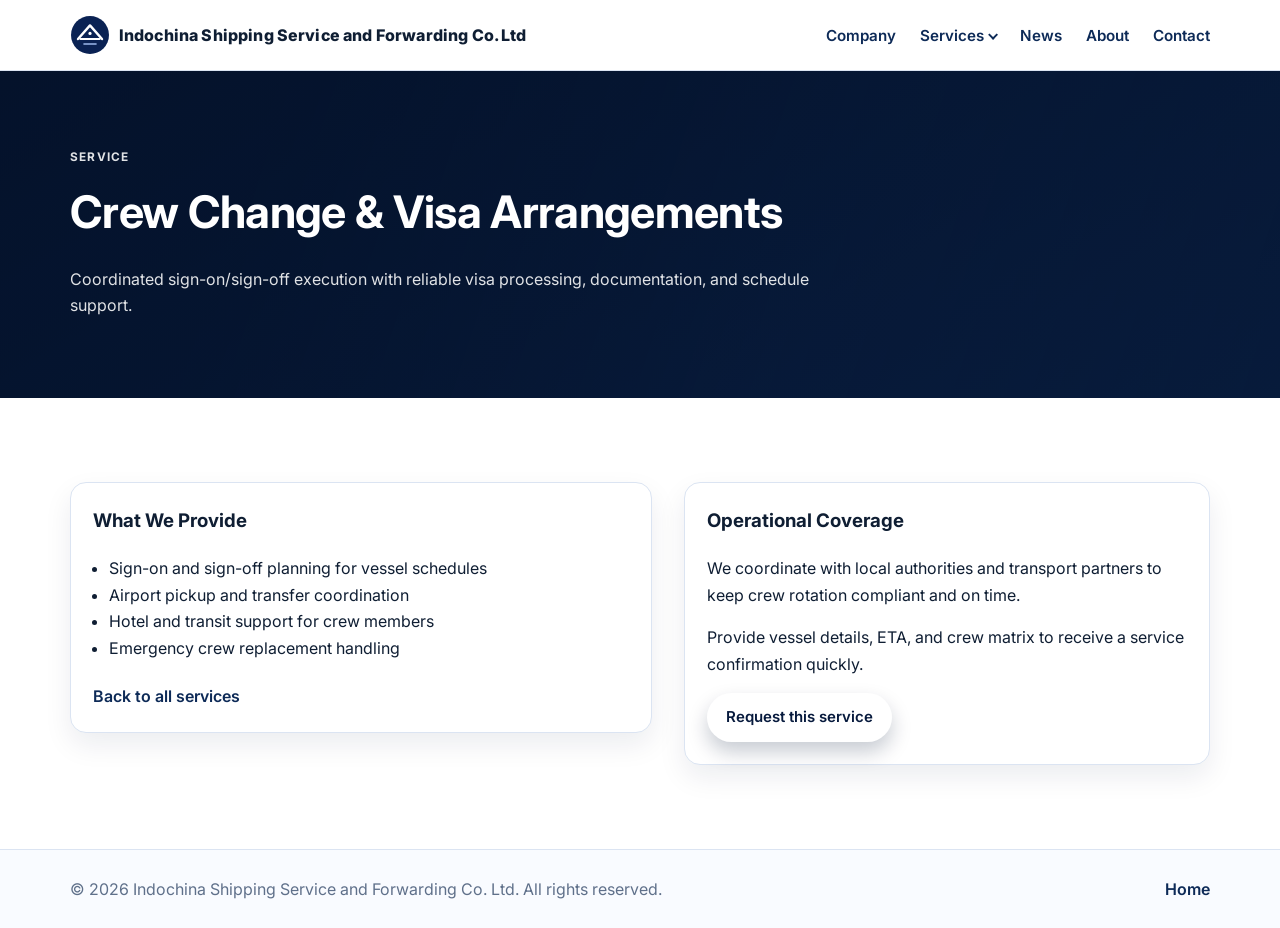
<file: crew-change.html>
<!DOCTYPE html>
<html lang="en">
<head>
  <meta charset="UTF-8">
  <meta name="viewport" content="width=device-width, initial-scale=1.0">
  <meta name="description" content="Indochina Shipping Service and Forwarding Co. Ltd crew change and visa arrangement coordination for planned and emergency rotations.">
  <title>Crew Change & Visa Arrangements | Indochina Shipping Service and Forwarding Co. Ltd</title>
  <link rel="preconnect" href="https://fonts.googleapis.com">
  <link rel="preconnect" href="https://fonts.gstatic.com" crossorigin>
  <link href="https://fonts.googleapis.com/css2?family=Inter:wght@400;500;600;700;800&display=swap" rel="stylesheet">
  <link rel="icon" type="image/svg+xml" href="assets/favicon.svg">
  <link rel="stylesheet" href="styles/main.css">
</head>
<body>
  <header class="site-header">
    <div class="container nav-wrap">
      <a href="index.html" class="brand">
        <img src="assets/logo.svg" alt="Indochina Shipping Service and Forwarding Co. Ltd logo">
        <span>Indochina Shipping Service and Forwarding Co. Ltd</span>
      </a>
      <button id="menu-toggle" class="menu-toggle" aria-label="Toggle menu" aria-expanded="false">Menu</button>
      <nav id="main-nav" class="main-nav" aria-label="Main navigation">
        <a href="index.html#company">Company</a>
        <div class="nav-dropdown">
          <a href="index.html#services" class="nav-dropdown-trigger">Services</a>
          <div class="dropdown-menu" aria-label="Services submenu">
            <a href="logistics-services.html">Shipping Agency for Vessels</a>
            <a href="crew-change.html">Crew Change & Visa Arrangements</a>
            <a href="forwarding-services.html">Spare Parts Delivery & Forwarding</a>
            <a href="dunnage.html">Dunnage Material Supplying</a>
          </div>
        </div>
        <a href="index.html#news">News</a>
        <a href="index.html#about">About</a>
        <a href="index.html#contact">Contact</a>
      </nav>
    </div>
  </header>

  <main>
    <section class="service-page-hero">
      <div class="container">
        <p class="eyebrow">Service</p>
        <h1>Crew Change & Visa Arrangements</h1>
        <p>Coordinated sign-on/sign-off execution with reliable visa processing, documentation, and schedule support.</p>
      </div>
    </section>

    <section class="section">
      <div class="container service-detail-grid">
        <div class="detail-card">
          <h3>What We Provide</h3>
          <ul>
            <li>Sign-on and sign-off planning for vessel schedules</li>
            <li>Airport pickup and transfer coordination</li>
            <li>Hotel and transit support for crew members</li>
            <li>Emergency crew replacement handling</li>
          </ul>
          <a class="service-back-link" href="index.html#services">Back to all services</a>
        </div>
        <div class="detail-card">
          <h3>Operational Coverage</h3>
          <p>We coordinate with local authorities and transport partners to keep crew rotation compliant and on time.</p>
          <p>Provide vessel details, ETA, and crew matrix to receive a service confirmation quickly.</p>
          <a class="btn btn-primary" href="index.html#contact">Request this service</a>
        </div>
      </div>
    </section>
  </main>

  <footer class="site-footer">
    <div class="container footer-wrap">
      <p>&copy; <span id="year"></span> Indochina Shipping Service and Forwarding Co. Ltd. All rights reserved.</p>
      <a href="index.html">Home</a>
    </div>
  </footer>

  <script src="scripts/main.js"></script>
</body>
</html>
</file>
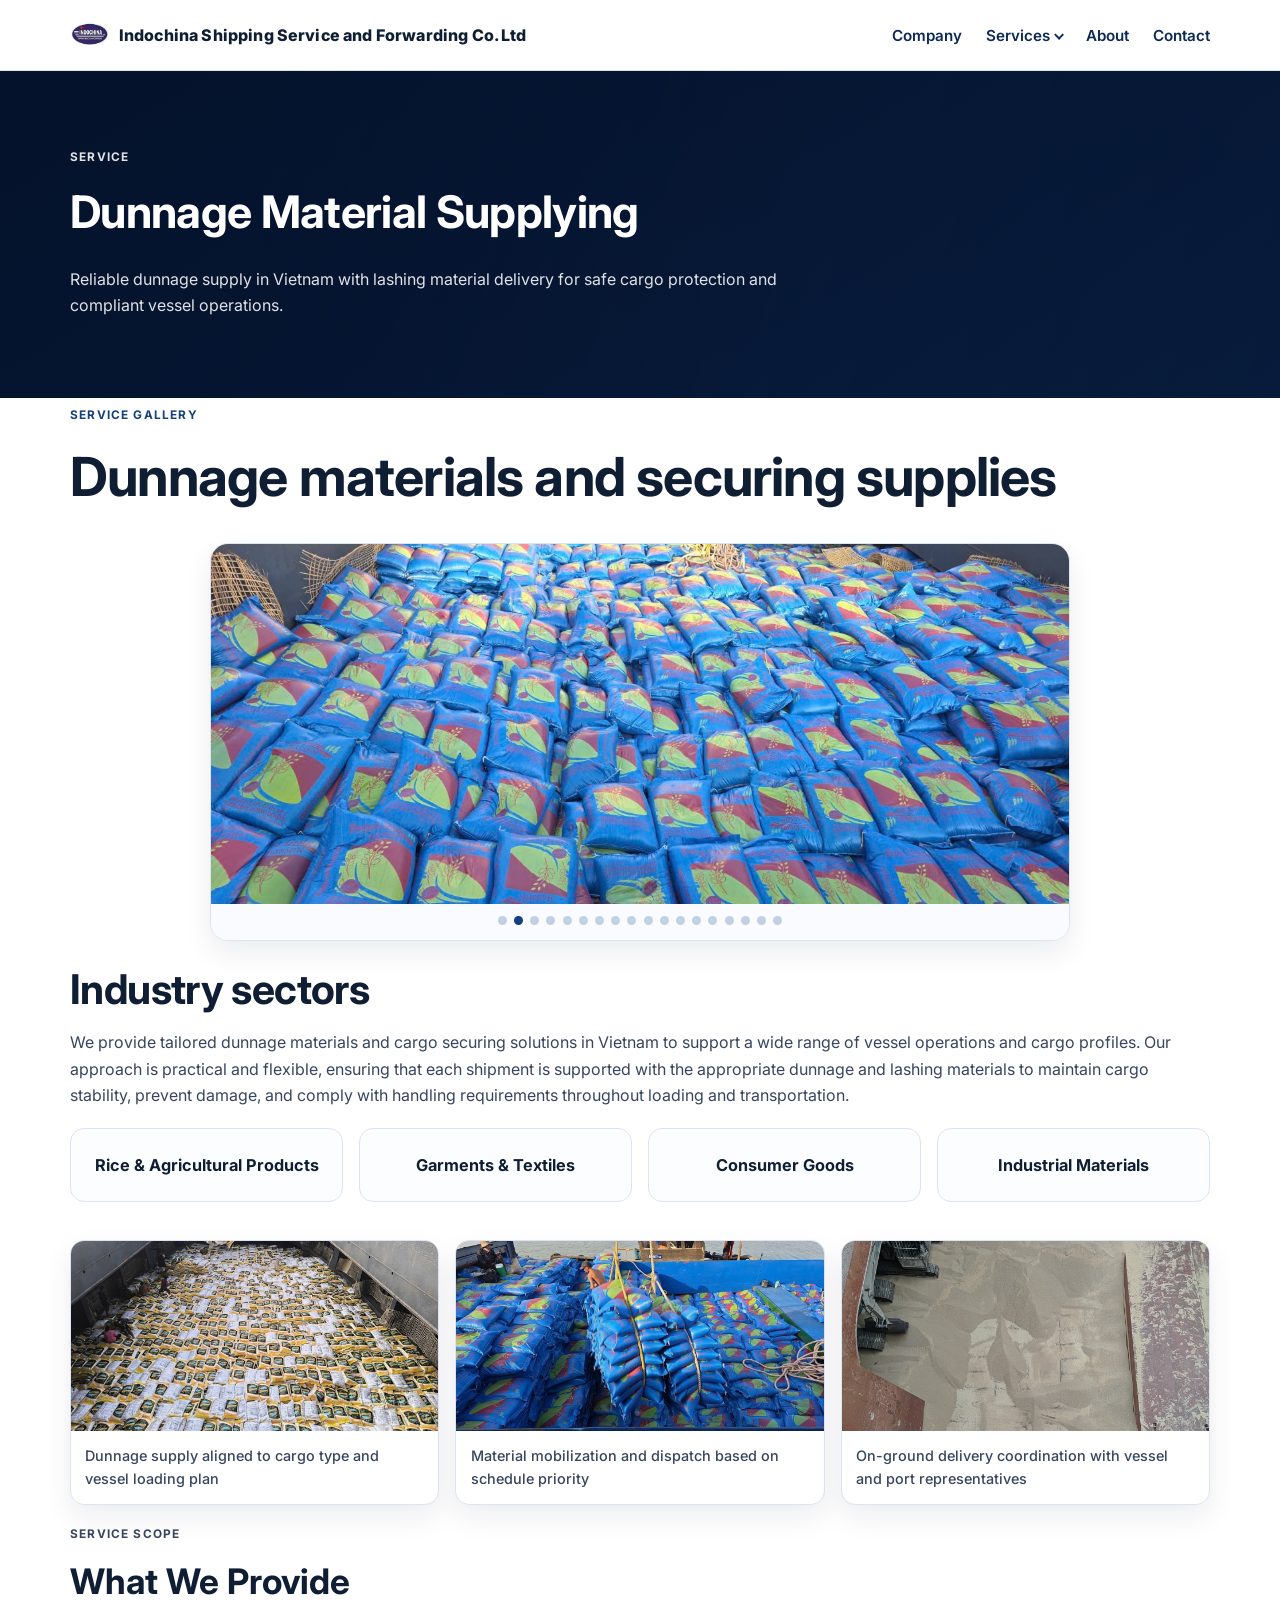
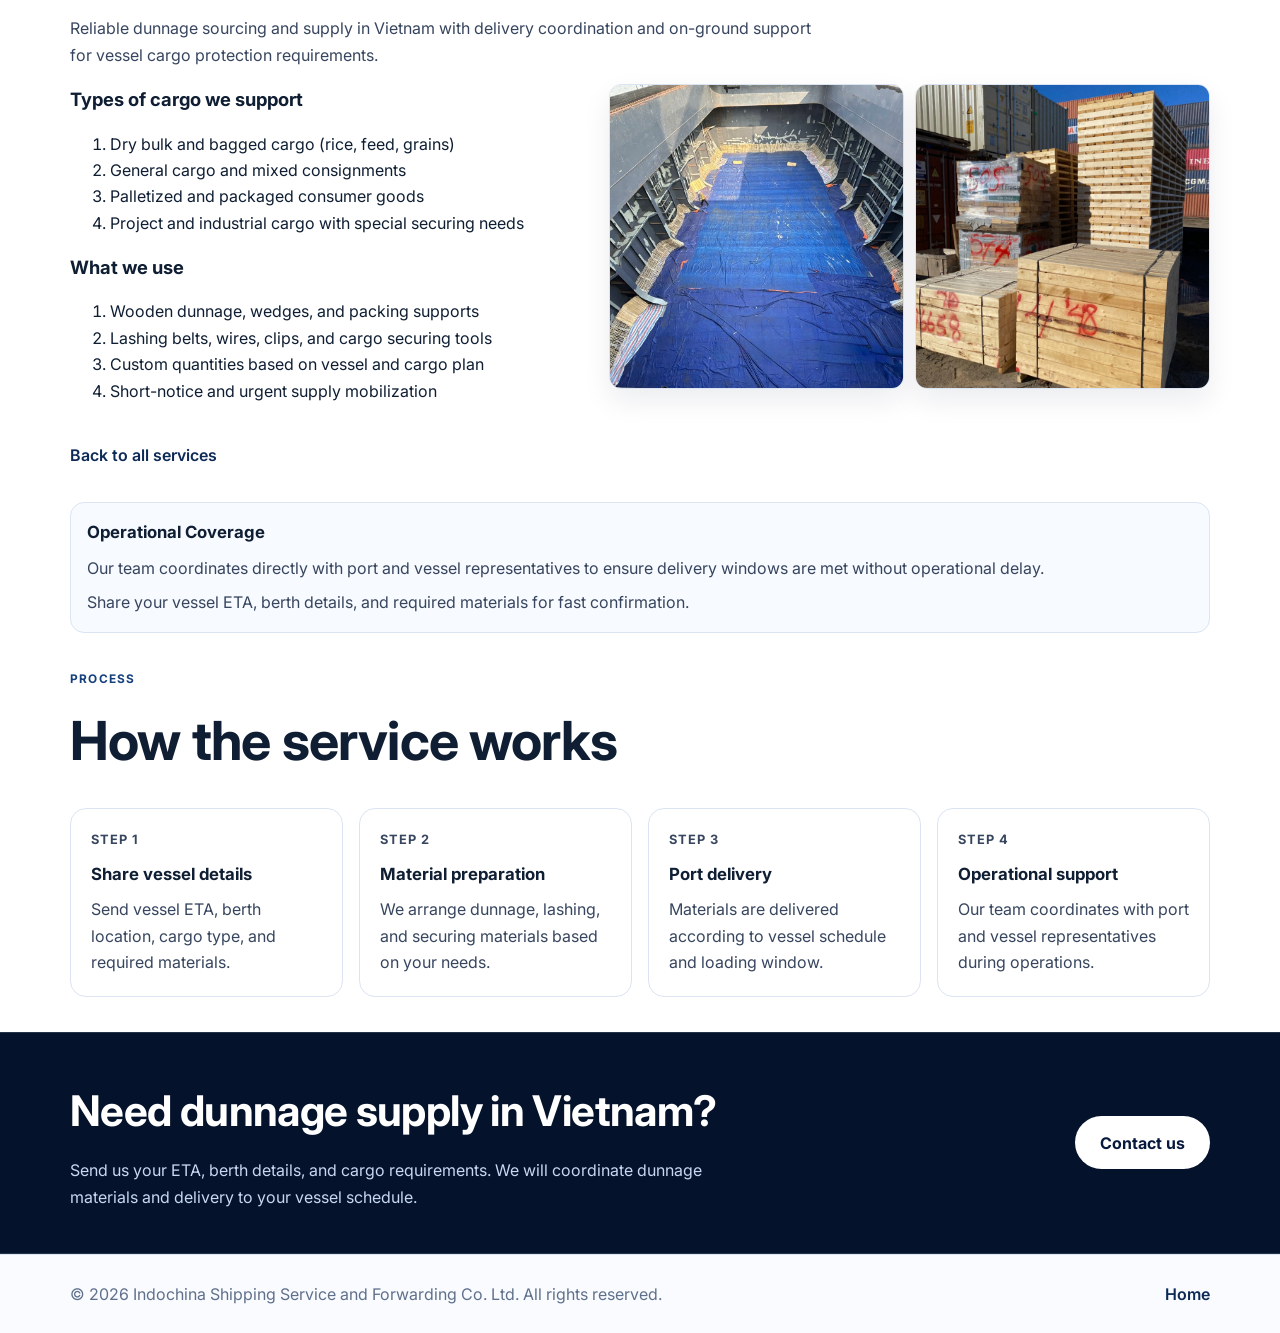
<file: dunnage-material-supplying.html>
<!DOCTYPE html>
<html lang="en">
<head>
  <meta charset="UTF-8">
  <meta name="viewport" content="width=device-width, initial-scale=1.0">
  <meta name="description" content="Dunnage and cargo securing material supply in Vietnam for vessels and terminals. Indochina Shipping Service and Forwarding Co. Ltd delivers wooden dunnage, lashing, and securing materials on vessel schedule.">
  <meta name="keywords" content="dunnage Vietnam, dunnage supply Vietnam, vessel dunnage materials, cargo securing Vietnam, marine dunnage Ho Chi Minh, wooden dunnage Vietnam, lashing materials Vietnam, dunnage for ships Vietnam">
  <title>Dunnage Material Supplying in Vietnam | Indochina Shipping Service and Forwarding Co. Ltd</title>
  <link rel="preconnect" href="https://fonts.googleapis.com">
  <link rel="preconnect" href="https://fonts.gstatic.com" crossorigin>
  <link href="https://fonts.googleapis.com/css2?family=Inter:wght@400;500;600;700;800&display=swap" rel="stylesheet">
  <link rel="icon" type="image/png" href="assets/images/LOGO IDC .png">
  <link rel="stylesheet" href="styles/main.css">
</head>
<body>
  <header class="site-header">
    <div class="container nav-wrap">
      <a href="index.html" class="brand">
        <img src="assets/images/LOGO IDC .png" alt="Indochina Shipping Service and Forwarding Co. Ltd logo">
        <span>Indochina Shipping Service and Forwarding Co. Ltd</span>
      </a>
      <button id="menu-toggle" class="menu-toggle" aria-label="Toggle menu" aria-expanded="false">Menu</button>
      <nav id="main-nav" class="main-nav" aria-label="Main navigation">
        <a href="index.html#company">Company</a>
        <div class="nav-dropdown">
          <a href="index.html#services" class="nav-dropdown-trigger">Services</a>
          <div class="dropdown-menu" aria-label="Services submenu">
            <a href="shipping-agency-for-vessels.html">Shipping Agency for Vessels</a>
            <a href="crew-change-visa-arrangements.html">Crew Change & Visa Arrangements</a>
            <a href="spare-parts-delivery-forwarding.html">Spare Parts Delivery & Forwarding</a>
            <a href="dunnage-material-supplying.html">Dunnage Material Supplying</a>
          </div>
        </div>
        <a href="index.html#about">About</a>
        <a href="index.html#contact">Contact</a>
      </nav>
    </div>
  </header>

  <main>
    <section class="service-page-hero" style="--service-hero-image: url('https://images.unsplash.com/photo-1586528116311-ad8dd3c8310d?auto=format&fit=crop&w=1800&q=80');">
      <div class="container">
        <p class="eyebrow">Service</p>
        <h1>Dunnage Material Supplying</h1>
        <p>Reliable dunnage supply in Vietnam with lashing material delivery for safe cargo protection and compliant vessel operations.</p>
      </div>
    </section>

    <section class="section service-gallery-section">
      <div class="container">
        <div class="section-heading">
          <p class="eyebrow">Service Gallery</p>
          <h2>Dunnage materials and securing supplies</h2>
        </div>
        <div class="service-photo-panel" data-auto-interval="1700" aria-label="Dunnage material photo gallery">
          <div class="service-photo-track">
            <button type="button" class="service-photo-slide" aria-label="Open image 1 of 13">
              <img src="assets/images/services/dunnage-material-supplying/12-ai.jpg" alt="Marine cargo supports arranged for dispatch">
            </button>
            <button type="button" class="service-photo-slide" aria-label="Open image 2 of 13">
              <img src="assets/images/services/dunnage-material-supplying/4-ai.jpg" alt="Dunnage materials prepared for vessel loading support">
            </button>
            <button type="button" class="service-photo-slide" aria-label="Open image 3 of 13">
              <img src="assets/images/services/dunnage-material-supplying/6-ai.jpg" alt="Dunnage and lashing supplies staged in warehouse area">
            </button>
            <button type="button" class="service-photo-slide" aria-label="Open image 4 of 13">
              <img src="assets/images/services/dunnage-material-supplying/7-ai.jpg" alt="Securing materials prepared for marine cargo operations">
            </button>
            <button type="button" class="service-photo-slide" aria-label="Open image 5 of 13">
              <img src="assets/images/services/dunnage-material-supplying/8-ai.jpg" alt="Stacked dunnage pieces ready for vessel delivery">
            </button>
            <button type="button" class="service-photo-slide" aria-label="Open image 6 of 13">
              <img src="assets/images/services/dunnage-material-supplying/9-ai.jpg" alt="Packing supports and wooden wedges for cargo safety">
            </button>
            <button type="button" class="service-photo-slide" aria-label="Open image 7 of 13">
              <img src="assets/images/services/dunnage-material-supplying/10-ai.jpg" alt="Cargo securing tools and lashing materials for shipment">
            </button>
            <button type="button" class="service-photo-slide" aria-label="Open image 8 of 13">
              <img src="assets/images/services/dunnage-material-supplying/11-ai.jpg" alt="Dunnage inventory prepared for urgent vessel requests">
            </button>
            <button type="button" class="service-photo-slide" aria-label="Open image 9 of 13">
              <img src="assets/images/services/dunnage-material-supplying/5-ai.jpg" alt="Cargo protection dunnage arranged for shipment handling">
            </button>
            <button type="button" class="service-photo-slide" aria-label="Open image 10 of 13">
              <img src="assets/images/services/dunnage-material-supplying/13-ai.jpg" alt="Dunnage supply workflow for cargo protection">
            </button>
            <button type="button" class="service-photo-slide" aria-label="Open image 11 of 13">
              <img src="assets/images/services/dunnage-material-supplying/14-ai.jpg" alt="Port logistics team handling dunnage material delivery">
            </button>
            <button type="button" class="service-photo-slide" aria-label="Open image 12 of 13">
              <img src="assets/images/services/dunnage-material-supplying/15-ai.jpg" alt="Cargo lashing and dunnage support in operation">
            </button>
            <button type="button" class="service-photo-slide" aria-label="Open image 13 of 13">
              <img src="assets/images/services/dunnage-material-supplying/16-ai.jpg" alt="Dunnage and securing materials ready for vessel use">
            </button>
            <button type="button" class="service-photo-slide" aria-label="Open image 14 of 18">
              <img src="assets/images/services/dunnage-material-supplying/DUNNAGE1.jpg" alt="Dunnage materials prepared for cargo loading plan">
            </button>
            <button type="button" class="service-photo-slide" aria-label="Open image 15 of 18">
              <img src="assets/images/services/dunnage-material-supplying/DUNNAGE2.jpg" alt="Dunnage stock arranged for vessel cargo protection">
            </button>
            <button type="button" class="service-photo-slide" aria-label="Open image 16 of 18">
              <img src="assets/images/services/dunnage-material-supplying/DUNNAGE3.jpg" alt="Cargo securing materials prepared for dispatch">
            </button>
            <button type="button" class="service-photo-slide" aria-label="Open image 17 of 18">
              <img src="assets/images/services/dunnage-material-supplying/DUNNAGE4.jpg" alt="Dunnage and lashing supply support during operations">
            </button>
            <button type="button" class="service-photo-slide" aria-label="Open image 18 of 18">
              <img src="assets/images/services/dunnage-material-supplying/DUNNAGE5-SHARED.jpg" alt="Marine dunnage materials delivered for vessel needs">
            </button>
          </div>
          <div class="service-photo-dots" aria-label="Gallery slide navigation"></div>
        </div>
      </div>
    </section>

    <section class="section service-sectors-section">
      <div class="container">
        <div class="service-sectors-header">
          <h2>Industry sectors</h2>
          <p>We provide tailored dunnage materials and cargo securing solutions in Vietnam to support a wide range of vessel operations and cargo profiles. Our approach is practical and flexible, ensuring that each shipment is supported with the appropriate dunnage and lashing materials to maintain cargo stability, prevent damage, and comply with handling requirements throughout loading and transportation.</p>
        </div>
        <div class="service-sectors-grid">
          <article class="service-sector-card text-only">
            <h3>Rice & Agricultural Products</h3>
          </article>
          <article class="service-sector-card text-only">
            <h3>Garments & Textiles</h3>
          </article>
          <article class="service-sector-card text-only">
            <h3>Consumer Goods</h3>
          </article>
          <article class="service-sector-card text-only">
            <h3>Industrial Materials</h3>
          </article>
        </div>
      </div>
    </section>

    <section class="section service-detail-section service-detail-section-compact dunnage-scope-section">
      <div class="container">
        <div class="service-context-grid">
          <figure class="service-context-card">
            <img src="assets/images/services/dunnage-material-supplying/12-ai.jpg" alt="Dunnage materials prepared for cargo hold operations">
            <figcaption>Dunnage supply aligned to cargo type and vessel loading plan</figcaption>
          </figure>
          <figure class="service-context-card">
            <img src="assets/images/services/dunnage-material-supplying/5-ai.jpg" alt="Dunnage and lashing materials staged for dispatch">
            <figcaption>Material mobilization and dispatch based on schedule priority</figcaption>
          </figure>
          <figure class="service-context-card">
            <img src="assets/images/services/dunnage-material-supplying/DUNNAGE4.jpg" alt="Port delivery support for dunnage and securing tools">
            <figcaption>On-ground delivery coordination with vessel and port representatives</figcaption>
          </figure>
        </div>
        <div class="service-detail-split">
          <div class="service-detail-content">
            <div class="service-detail-heading">
              <p class="eyebrow">Service Scope</p>
              <h2>What We Provide</h2>
              <p>Reliable dunnage sourcing and supply in Vietnam with delivery coordination and on-ground support for vessel cargo protection requirements.</p>
            </div>
            <div class="dunnage-use-grid">
              <div class="dunnage-use-text">
                <h3>Types of cargo we support</h3>
                <ol>
                  <li>Dry bulk and bagged cargo (rice, feed, grains)</li>
                  <li>General cargo and mixed consignments</li>
                  <li>Palletized and packaged consumer goods</li>
                  <li>Project and industrial cargo with special securing needs</li>
                </ol>
                <h3>What we use</h3>
                <ol>
                  <li>Wooden dunnage, wedges, and packing supports</li>
                  <li>Lashing belts, wires, clips, and cargo securing tools</li>
                  <li>Custom quantities based on vessel and cargo plan</li>
                  <li>Short-notice and urgent supply mobilization</li>
                </ol>
              </div>
              <div class="dunnage-use-images" aria-label="Dunnage material examples">
                <img src="assets/images/services/dunnage-material-supplying/13-ai.jpg" alt="Cargo hold prepared with dunnage lining and protection">
                <img src="assets/images/services/dunnage-material-supplying/wooden-dunnage.png" alt="Stacked wooden dunnage supports ready for shipment use">
              </div>
            </div>
            <a class="service-back-link" href="index.html#services">Back to all services</a>
          </div>
          <aside class="service-coverage-card" aria-label="Operational coverage details">
            <h3>Operational Coverage</h3>
            <p>Our team coordinates directly with port and vessel representatives to ensure delivery windows are met without operational delay.</p>
            <p>Share your vessel ETA, berth details, and required materials for fast confirmation.</p>
          </aside>
        </div>
      </div>
    </section>

    <section class="section service-process-section">
      <div class="container">
        <div class="section-heading">
          <p class="eyebrow">Process</p>
          <h2>How the service works</h2>
        </div>
        <div class="service-process-grid">
          <article class="service-process-card">
            <p class="service-process-step">Step 1</p>
            <h3>Share vessel details</h3>
            <p>Send vessel ETA, berth location, cargo type, and required materials.</p>
          </article>
          <article class="service-process-card">
            <p class="service-process-step">Step 2</p>
            <h3>Material preparation</h3>
            <p>We arrange dunnage, lashing, and securing materials based on your needs.</p>
          </article>
          <article class="service-process-card">
            <p class="service-process-step">Step 3</p>
            <h3>Port delivery</h3>
            <p>Materials are delivered according to vessel schedule and loading window.</p>
          </article>
          <article class="service-process-card">
            <p class="service-process-step">Step 4</p>
            <h3>Operational support</h3>
            <p>Our team coordinates with port and vessel representatives during operations.</p>
          </article>
        </div>
      </div>
    </section>

    <section class="service-cta-band">
      <div class="container service-cta-wrap">
        <div>
          <h2>Need dunnage supply in Vietnam?</h2>
          <p>Send us your ETA, berth details, and cargo requirements. We will coordinate dunnage materials and delivery to your vessel schedule.</p>
        </div>
        <a class="service-cta-btn" href="index.html#contact">Contact us</a>
      </div>
    </section>
  </main>

  <footer class="site-footer">
    <div class="container footer-wrap">
      <p>&copy; <span id="year"></span> Indochina Shipping Service and Forwarding Co. Ltd. All rights reserved.</p>
      <a href="index.html">Home</a>
    </div>
  </footer>

  <script src="scripts/main.js"></script>
</body>
</html>
</file>
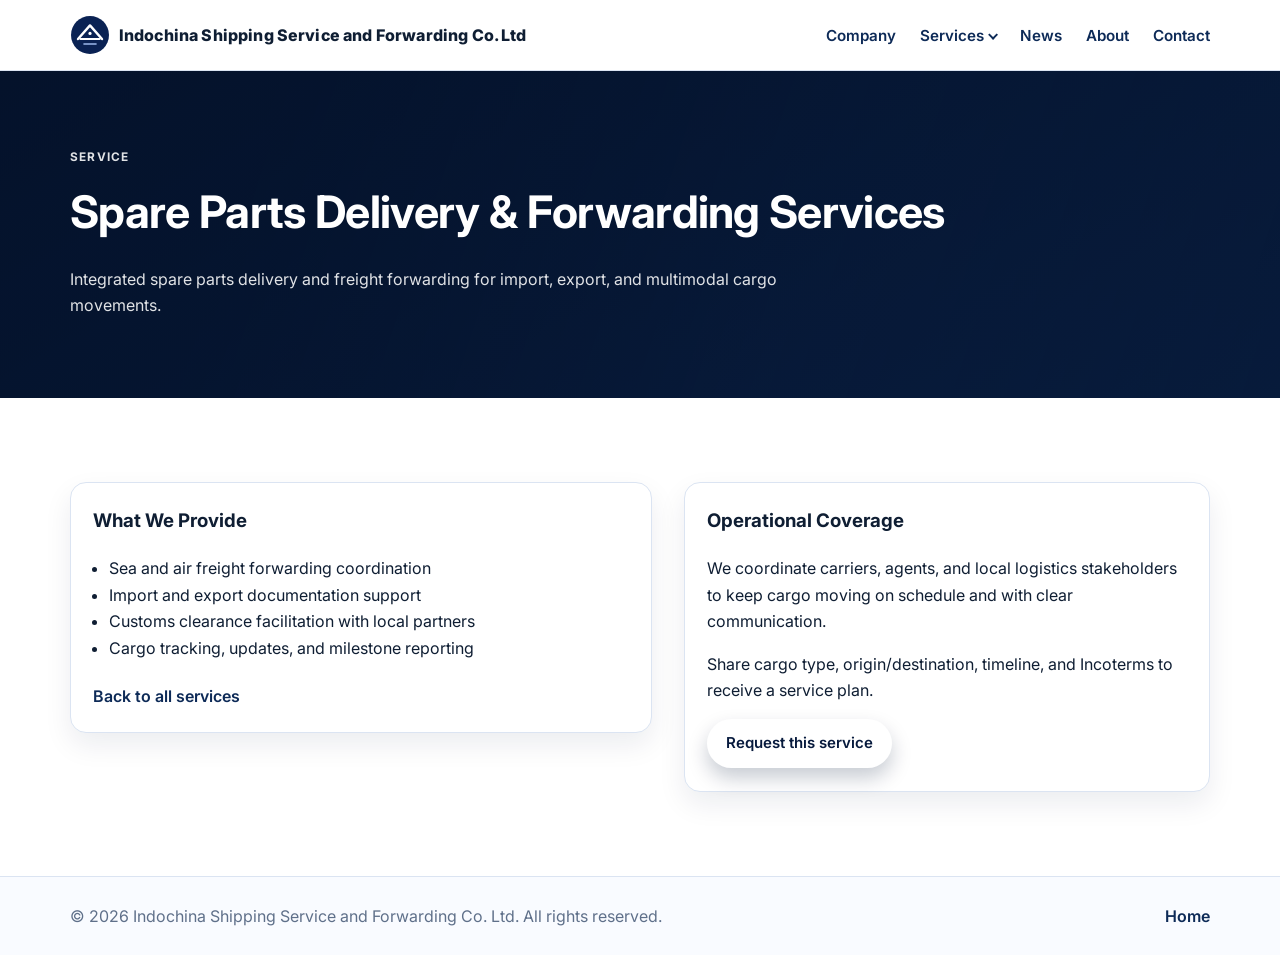
<file: forwarding-services.html>
<!DOCTYPE html>
<html lang="en">
<head>
  <meta charset="UTF-8">
  <meta name="viewport" content="width=device-width, initial-scale=1.0">
  <meta name="description" content="Indochina Shipping Service and Forwarding Co. Ltd spare parts delivery and forwarding services for import, export, and multimodal cargo coordination.">
  <title>Spare Parts Delivery & Forwarding | Indochina Shipping Service and Forwarding Co. Ltd</title>
  <link rel="preconnect" href="https://fonts.googleapis.com">
  <link rel="preconnect" href="https://fonts.gstatic.com" crossorigin>
  <link href="https://fonts.googleapis.com/css2?family=Inter:wght@400;500;600;700;800&display=swap" rel="stylesheet">
  <link rel="icon" type="image/svg+xml" href="assets/favicon.svg">
  <link rel="stylesheet" href="styles/main.css">
</head>
<body>
  <header class="site-header">
    <div class="container nav-wrap">
      <a href="index.html" class="brand">
        <img src="assets/logo.svg" alt="Indochina Shipping Service and Forwarding Co. Ltd logo">
        <span>Indochina Shipping Service and Forwarding Co. Ltd</span>
      </a>
      <button id="menu-toggle" class="menu-toggle" aria-label="Toggle menu" aria-expanded="false">Menu</button>
      <nav id="main-nav" class="main-nav" aria-label="Main navigation">
        <a href="index.html#company">Company</a>
        <div class="nav-dropdown">
          <a href="index.html#services" class="nav-dropdown-trigger">Services</a>
          <div class="dropdown-menu" aria-label="Services submenu">
            <a href="logistics-services.html">Shipping Agency for Vessels</a>
            <a href="crew-change.html">Crew Change & Visa Arrangements</a>
            <a href="forwarding-services.html">Spare Parts Delivery & Forwarding</a>
            <a href="dunnage.html">Dunnage Material Supplying</a>
          </div>
        </div>
        <a href="index.html#news">News</a>
        <a href="index.html#about">About</a>
        <a href="index.html#contact">Contact</a>
      </nav>
    </div>
  </header>

  <main>
    <section class="service-page-hero">
      <div class="container">
        <p class="eyebrow">Service</p>
        <h1>Spare Parts Delivery & Forwarding Services</h1>
        <p>Integrated spare parts delivery and freight forwarding for import, export, and multimodal cargo movements.</p>
      </div>
    </section>

    <section class="section">
      <div class="container service-detail-grid">
        <div class="detail-card">
          <h3>What We Provide</h3>
          <ul>
            <li>Sea and air freight forwarding coordination</li>
            <li>Import and export documentation support</li>
            <li>Customs clearance facilitation with local partners</li>
            <li>Cargo tracking, updates, and milestone reporting</li>
          </ul>
          <a class="service-back-link" href="index.html#services">Back to all services</a>
        </div>
        <div class="detail-card">
          <h3>Operational Coverage</h3>
          <p>We coordinate carriers, agents, and local logistics stakeholders to keep cargo moving on schedule and with clear communication.</p>
          <p>Share cargo type, origin/destination, timeline, and Incoterms to receive a service plan.</p>
          <a class="btn btn-primary" href="index.html#contact">Request this service</a>
        </div>
      </div>
    </section>
  </main>

  <footer class="site-footer">
    <div class="container footer-wrap">
      <p>&copy; <span id="year"></span> Indochina Shipping Service and Forwarding Co. Ltd. All rights reserved.</p>
      <a href="index.html">Home</a>
    </div>
  </footer>

  <script src="scripts/main.js"></script>
</body>
</html>
</file>
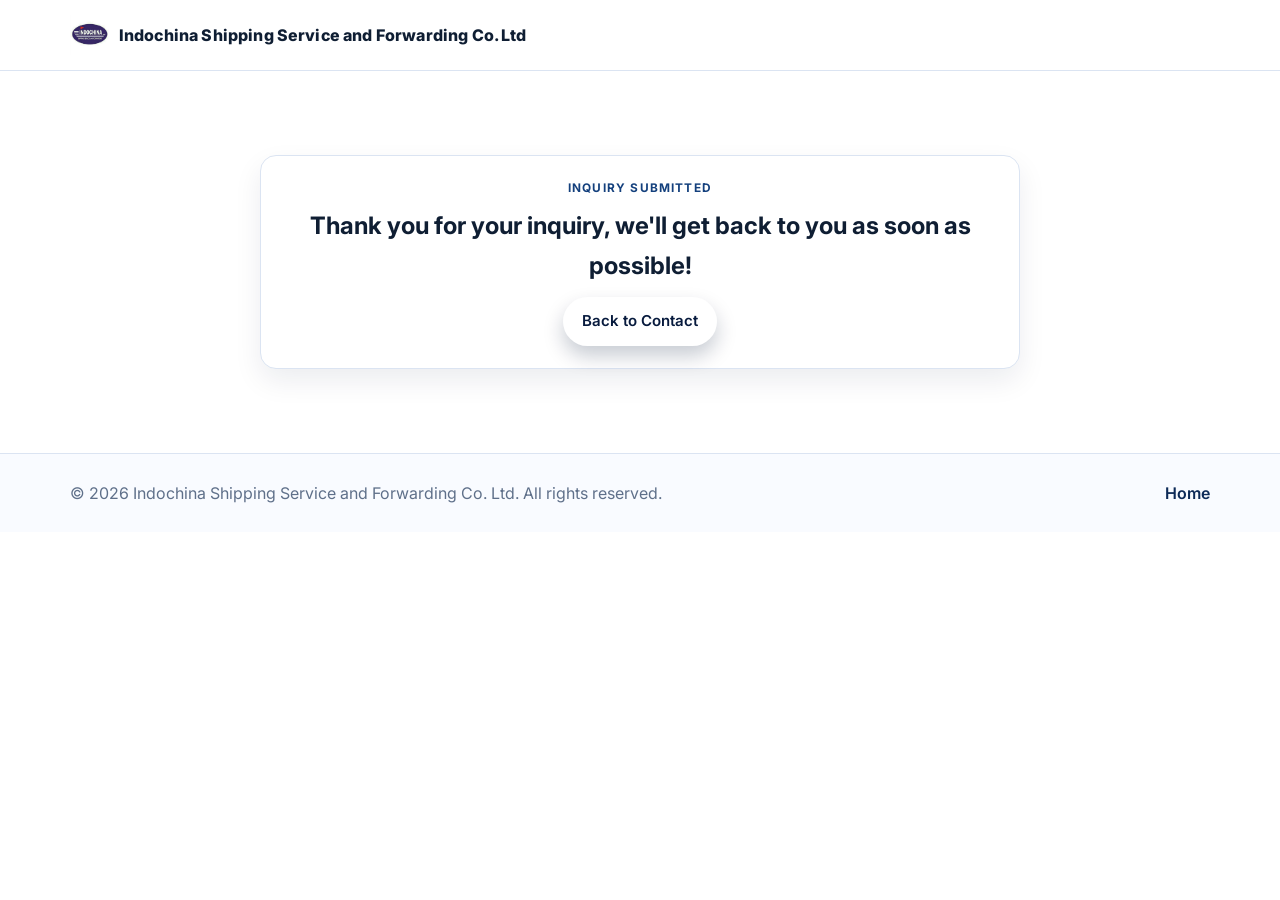
<file: inquiry-confirmation.html>
<!DOCTYPE html>
<html lang="en">
<head>
  <meta charset="UTF-8">
  <meta name="viewport" content="width=device-width, initial-scale=1.0">
  <meta name="description" content="Your inquiry for shipping agency, crew change, spare parts, or dunnage services in Vietnam has been received. Indochina Shipping Service and Forwarding Co. Ltd will respond shortly.">
  <meta name="keywords" content="shipping agency Vietnam, crew change Vietnam, spare parts Vietnam, dunnage supply Vietnam, maritime inquiry Vietnam">
  <meta name="robots" content="noindex, follow">
  <title>Inquiry Submitted | Indochina Shipping Service and Forwarding Co. Ltd</title>
  <link rel="preconnect" href="https://fonts.googleapis.com">
  <link rel="preconnect" href="https://fonts.gstatic.com" crossorigin>
  <link href="https://fonts.googleapis.com/css2?family=Inter:wght@400;500;600;700;800&display=swap" rel="stylesheet">
  <link rel="icon" type="image/png" href="assets/images/LOGO IDC .png">
  <link rel="stylesheet" href="styles/main.css">
</head>
<body>
  <header class="site-header">
    <div class="container nav-wrap">
      <a href="index.html" class="brand">
        <img src="assets/images/LOGO IDC .png" alt="Indochina Shipping Service and Forwarding Co. Ltd logo">
        <span>Indochina Shipping Service and Forwarding Co. Ltd</span>
      </a>
    </div>
  </header>

  <main>
    <section class="section">
      <div class="container">
        <div class="detail-card" style="max-width: 760px; margin: 0 auto; text-align: center;">
          <p class="eyebrow">Inquiry Submitted</p>
          <h1 style="margin: 0.5rem 0 0.7rem;">Thank you for your inquiry, we'll get back to you as soon as possible!</h1>
          <a class="btn btn-primary" href="index.html#contact">Back to Contact</a>
        </div>
      </div>
    </section>
  </main>

  <footer class="site-footer">
    <div class="container footer-wrap">
      <p>&copy; <span id="year"></span> Indochina Shipping Service and Forwarding Co. Ltd. All rights reserved.</p>
      <a href="index.html">Home</a>
    </div>
  </footer>

  <script src="scripts/main.js?v=20260429-1"></script>
</body>
</html>
</file>
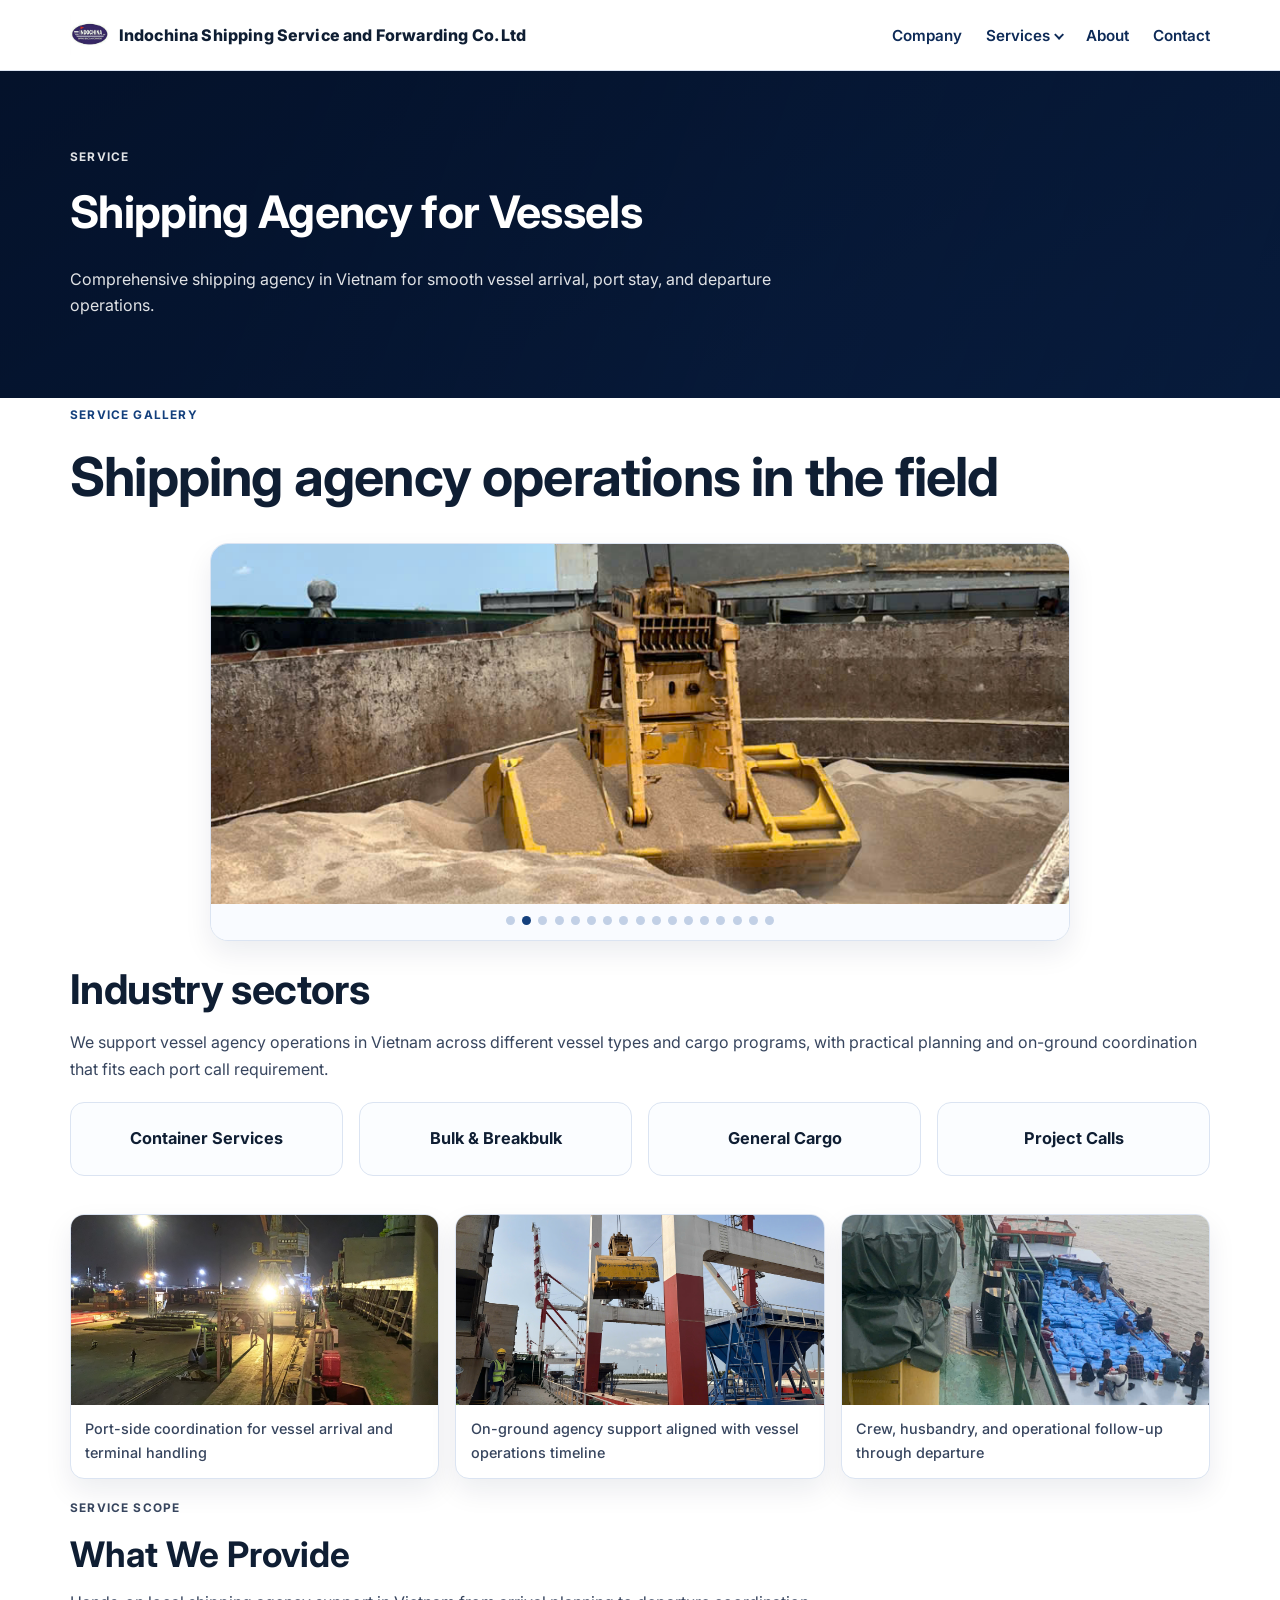
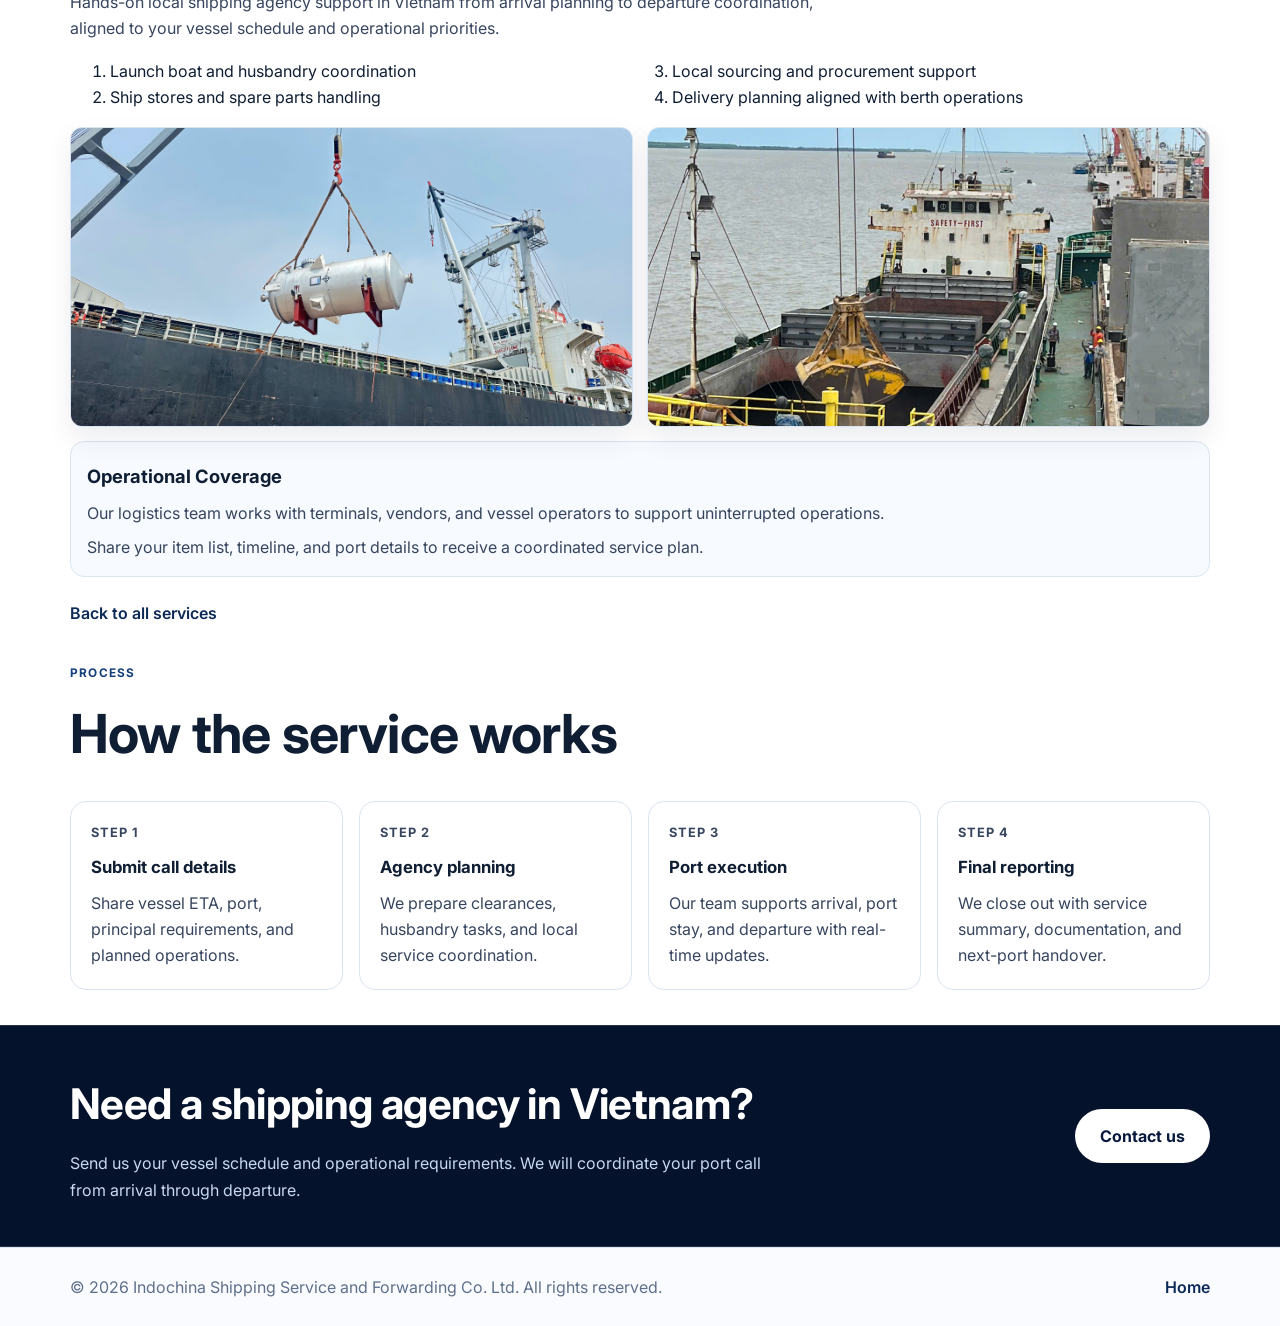
<file: shipping-agency-for-vessels.html>
<!DOCTYPE html>
<html lang="en">
<head>
  <meta charset="UTF-8">
  <meta name="viewport" content="width=device-width, initial-scale=1.0">
  <meta name="description" content="Shipping agency in Vietnam for vessel port calls, husbandry, clearance, and berth operations. Indochina Shipping Service and Forwarding Co. Ltd coordinates full vessel agency support from Ho Chi Minh City.">
  <meta name="keywords" content="shipping agency Vietnam, vessel agency Vietnam, port agency Vietnam, ship agency Ho Chi Minh, marine agency Vietnam, husbandry services Vietnam, port clearance Vietnam, vessel port call Vietnam">
  <title>Shipping Agency for Vessels in Vietnam | Indochina Shipping Service and Forwarding Co. Ltd</title>
  <link rel="preconnect" href="https://fonts.googleapis.com">
  <link rel="preconnect" href="https://fonts.gstatic.com" crossorigin>
  <link href="https://fonts.googleapis.com/css2?family=Inter:wght@400;500;600;700;800&display=swap" rel="stylesheet">
  <link rel="icon" type="image/png" href="assets/images/LOGO IDC .png">
  <link rel="stylesheet" href="styles/main.css">
</head>
<body>
  <header class="site-header">
    <div class="container nav-wrap">
      <a href="index.html" class="brand">
        <img src="assets/images/LOGO IDC .png" alt="Indochina Shipping Service and Forwarding Co. Ltd logo">
        <span>Indochina Shipping Service and Forwarding Co. Ltd</span>
      </a>
      <button id="menu-toggle" class="menu-toggle" aria-label="Toggle menu" aria-expanded="false">Menu</button>
      <nav id="main-nav" class="main-nav" aria-label="Main navigation">
        <a href="index.html#company">Company</a>
        <div class="nav-dropdown">
          <a href="index.html#services" class="nav-dropdown-trigger">Services</a>
          <div class="dropdown-menu" aria-label="Services submenu">
            <a href="shipping-agency-for-vessels.html">Shipping Agency for Vessels</a>
            <a href="crew-change-visa-arrangements.html">Crew Change & Visa Arrangements</a>
            <a href="spare-parts-delivery-forwarding.html">Spare Parts Delivery & Forwarding</a>
            <a href="dunnage-material-supplying.html">Dunnage Material Supplying</a>
          </div>
        </div>
        <a href="index.html#about">About</a>
        <a href="index.html#contact">Contact</a>
      </nav>
    </div>
  </header>

  <main>
    <section class="service-page-hero" style="--service-hero-image: url('https://images.unsplash.com/photo-1578575437130-527eed3abbec?auto=format&fit=crop&w=1800&q=80');">
      <div class="container">
        <p class="eyebrow">Service</p>
        <h1>Shipping Agency for Vessels</h1>
        <p>Comprehensive shipping agency in Vietnam for smooth vessel arrival, port stay, and departure operations.</p>
      </div>
    </section>

    <section class="section service-gallery-section">
      <div class="container">
        <div class="section-heading">
          <p class="eyebrow">Service Gallery</p>
          <h2>Shipping agency operations in the field</h2>
        </div>
        <div class="service-photo-panel" data-auto-interval="1800" aria-label="Shipping agency photo gallery">
          <div class="service-photo-track">
            <button type="button" class="service-photo-slide" aria-label="Open image 1 of 17">
              <img src="assets/images/services/shipping-agency-for-vessels/AGY4.jpg" alt="Port call operations and marine agency execution">
            </button>
            <button type="button" class="service-photo-slide" aria-label="Open image 2 of 17">
              <img src="assets/images/services/shipping-agency-for-vessels/2.jpg" alt="Vessel agency operations and logistics handling">
            </button>
            <button type="button" class="service-photo-slide" aria-label="Open image 3 of 17">
              <img src="assets/images/services/shipping-agency-for-vessels/3.jpg" alt="Port-side coordination for vessel arrival and departure">
            </button>
            <button type="button" class="service-photo-slide" aria-label="Open image 4 of 17">
              <img src="assets/images/services/shipping-agency-for-vessels/AGENCY1.jpg" alt="Shipping agency support during berth operations">
            </button>
            <button type="button" class="service-photo-slide" aria-label="Open image 5 of 17">
              <img src="assets/images/services/shipping-agency-for-vessels/AGENCY2.jpg" alt="Vessel husbandry coordination with port teams">
            </button>
            <button type="button" class="service-photo-slide" aria-label="Open image 6 of 17">
              <img src="assets/images/services/shipping-agency-for-vessels/1.jpg" alt="Shipping agency team coordinating vessel support at port">
            </button>
            <button type="button" class="service-photo-slide" aria-label="Open image 7 of 17">
              <img src="assets/images/services/shipping-agency-for-vessels/AGY9.jpg" alt="Onsite vessel agency support and coordination">
            </button>
            <button type="button" class="service-photo-slide" aria-label="Open image 8 of 17">
              <img src="assets/images/services/shipping-agency-for-vessels/AGY11.jpg" alt="Crew and agency follow-up at vessel side">
            </button>
            <button type="button" class="service-photo-slide" aria-label="Open image 9 of 17">
              <img src="assets/images/services/shipping-agency-for-vessels/AGY3.jpg" alt="Marine agency coordination during port operations">
            </button>
            <button type="button" class="service-photo-slide" aria-label="Open image 10 of 17">
              <img src="assets/images/services/shipping-agency-for-vessels/AGY5 -SHARED.jpg" alt="Shared agency support for vessel and terminal communication">
            </button>
            <button type="button" class="service-photo-slide" aria-label="Open image 11 of 17">
              <img src="assets/images/services/shipping-agency-for-vessels/AGY6 -SHARED.jpg" alt="Operational support during berth-side vessel servicing">
            </button>
            <button type="button" class="service-photo-slide" aria-label="Open image 12 of 17">
              <img src="assets/images/services/shipping-agency-for-vessels/AGY7 - SHARED.jpg" alt="Coordination with vessel crew and local service teams">
            </button>
            <button type="button" class="service-photo-slide" aria-label="Open image 13 of 17">
              <img src="assets/images/services/shipping-agency-for-vessels/AGY8 -SHARED.jpg" alt="Shipping agency follow-up for vessel operations timeline">
            </button>
            <button type="button" class="service-photo-slide" aria-label="Open image 14 of 17">
              <img src="assets/images/services/shipping-agency-for-vessels/AGY10 - SHARED.jpg" alt="Vessel agency and support services in active port call">
            </button>
            <button type="button" class="service-photo-slide" aria-label="Open image 15 of 17">
              <img src="assets/images/services/shipping-agency-for-vessels/AGY12.jpg" alt="Additional shipping agency field operation support">
            </button>
            <button type="button" class="service-photo-slide" aria-label="Open image 16 of 17">
              <img src="assets/images/services/shipping-agency-for-vessels/AGY13.jpg" alt="Additional vessel agency activity at port">
            </button>
            <button type="button" class="service-photo-slide" aria-label="Open image 17 of 17">
              <img src="assets/images/services/shipping-agency-for-vessels/AGY14.jpg" alt="Additional marine agency coordination image">
            </button>
          </div>
          <div class="service-photo-dots" aria-label="Gallery slide navigation"></div>
        </div>
      </div>
    </section>

    <section class="section service-sectors-section">
      <div class="container">
        <div class="service-sectors-header">
          <h2>Industry sectors</h2>
          <p>We support vessel agency operations in Vietnam across different vessel types and cargo programs, with practical planning and on-ground coordination that fits each port call requirement.</p>
        </div>
        <div class="service-sectors-grid">
          <article class="service-sector-card text-only">
            <h3>Container Services</h3>
          </article>
          <article class="service-sector-card text-only">
            <h3>Bulk & Breakbulk</h3>
          </article>
          <article class="service-sector-card text-only">
            <h3>General Cargo</h3>
          </article>
          <article class="service-sector-card text-only">
            <h3>Project Calls</h3>
          </article>
        </div>
      </div>
    </section>

    <section class="section service-detail-section service-detail-section-compact">
      <div class="container">
        <div class="service-context-grid">
          <figure class="service-context-card">
            <img src="assets/images/services/shipping-agency-for-vessels/AGENCY1.jpg" alt="Shipping agency coordination at terminal berth">
            <figcaption>Port-side coordination for vessel arrival and terminal handling</figcaption>
          </figure>
          <figure class="service-context-card">
            <img src="assets/images/services/shipping-agency-for-vessels/AGY4.jpg" alt="Onsite shipping agency operational support">
            <figcaption>On-ground agency support aligned with vessel operations timeline</figcaption>
          </figure>
          <figure class="service-context-card">
            <img src="assets/images/services/shipping-agency-for-vessels/AGY11.jpg" alt="Crew and vessel agency follow-up">
            <figcaption>Crew, husbandry, and operational follow-up through departure</figcaption>
          </figure>
        </div>
        <div class="service-detail-split service-detail-split-full">
          <div class="service-detail-content">
            <div class="service-detail-heading">
              <p class="eyebrow">Service Scope</p>
              <h2>What We Provide</h2>
              <p>Hands-on local shipping agency support in Vietnam from arrival planning to departure coordination, aligned to your vessel schedule and operational priorities.</p>
            </div>
            <ol class="service-checklist">
              <li>Launch boat and husbandry coordination</li>
              <li>Ship stores and spare parts handling</li>
              <li>Local sourcing and procurement support</li>
              <li>Delivery planning aligned with berth operations</li>
            </ol>
            <div class="service-inline-gallery" aria-label="Shipping agency operations examples">
              <figure class="service-inline-gallery-item">
                <img src="assets/images/services/shipping-agency-for-vessels/AGY12.jpg" alt="Heavy equipment lifting support during vessel operations">
              </figure>
              <figure class="service-inline-gallery-item">
                <img src="assets/images/services/shipping-agency-for-vessels/AGY7 - SHARED.jpg" alt="Berth-side vessel handling and cargo operation support">
              </figure>
            </div>
            <aside class="service-coverage-card" aria-label="Operational coverage details">
              <h3>Operational Coverage</h3>
              <p>Our logistics team works with terminals, vendors, and vessel operators to support uninterrupted operations.</p>
              <p>Share your item list, timeline, and port details to receive a coordinated service plan.</p>
            </aside>
            <a class="service-back-link" href="index.html#services">Back to all services</a>
          </div>
        </div>
      </div>
    </section>

    <section class="section service-process-section">
      <div class="container">
        <div class="section-heading">
          <p class="eyebrow">Process</p>
          <h2>How the service works</h2>
        </div>
        <div class="service-process-grid">
          <article class="service-process-card">
            <p class="service-process-step">Step 1</p>
            <h3>Submit call details</h3>
            <p>Share vessel ETA, port, principal requirements, and planned operations.</p>
          </article>
          <article class="service-process-card">
            <p class="service-process-step">Step 2</p>
            <h3>Agency planning</h3>
            <p>We prepare clearances, husbandry tasks, and local service coordination.</p>
          </article>
          <article class="service-process-card">
            <p class="service-process-step">Step 3</p>
            <h3>Port execution</h3>
            <p>Our team supports arrival, port stay, and departure with real-time updates.</p>
          </article>
          <article class="service-process-card">
            <p class="service-process-step">Step 4</p>
            <h3>Final reporting</h3>
            <p>We close out with service summary, documentation, and next-port handover.</p>
          </article>
        </div>
      </div>
    </section>

    <section class="service-cta-band">
      <div class="container service-cta-wrap">
        <div>
          <h2>Need a shipping agency in Vietnam?</h2>
          <p>Send us your vessel schedule and operational requirements. We will coordinate your port call from arrival through departure.</p>
        </div>
        <a class="service-cta-btn" href="index.html#contact">Contact us</a>
      </div>
    </section>
  </main>

  <footer class="site-footer">
    <div class="container footer-wrap">
      <p>&copy; <span id="year"></span> Indochina Shipping Service and Forwarding Co. Ltd. All rights reserved.</p>
      <a href="index.html">Home</a>
    </div>
  </footer>

  <script src="scripts/main.js"></script>
</body>
</html>
</file>
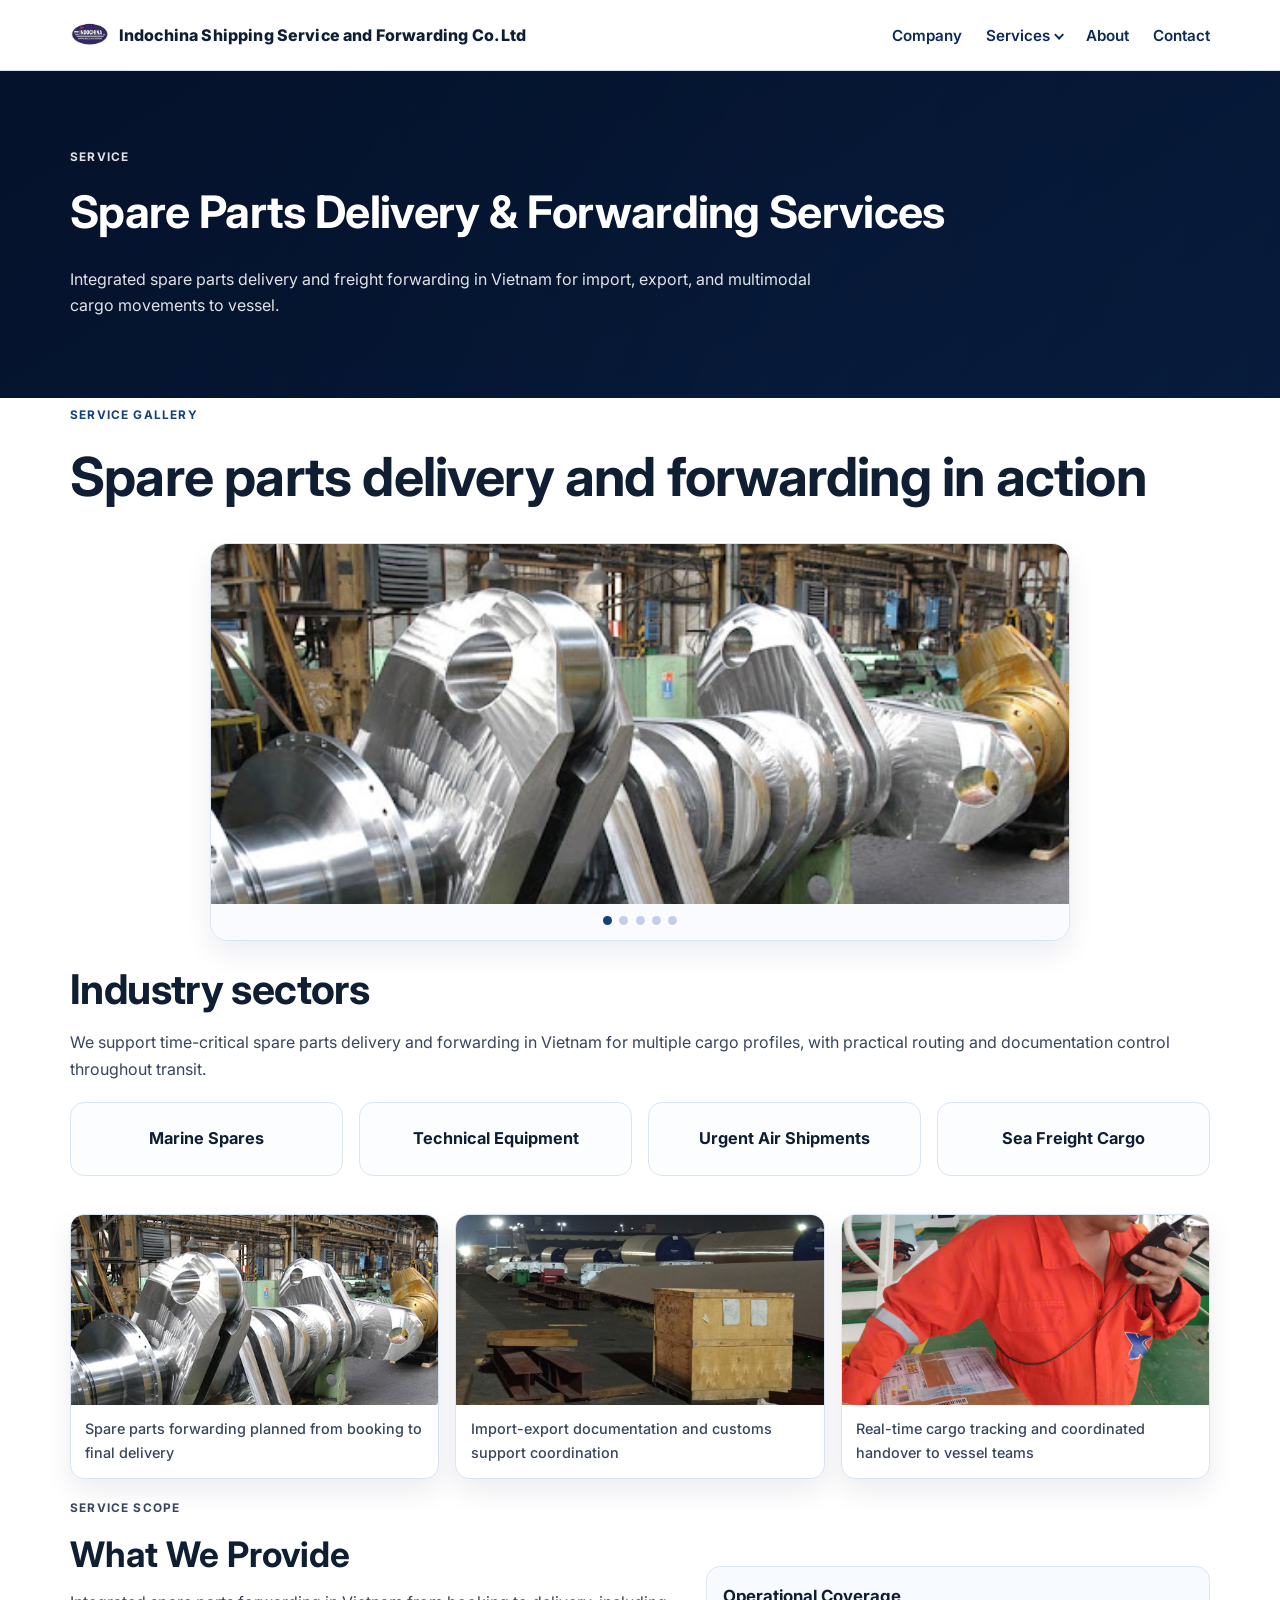
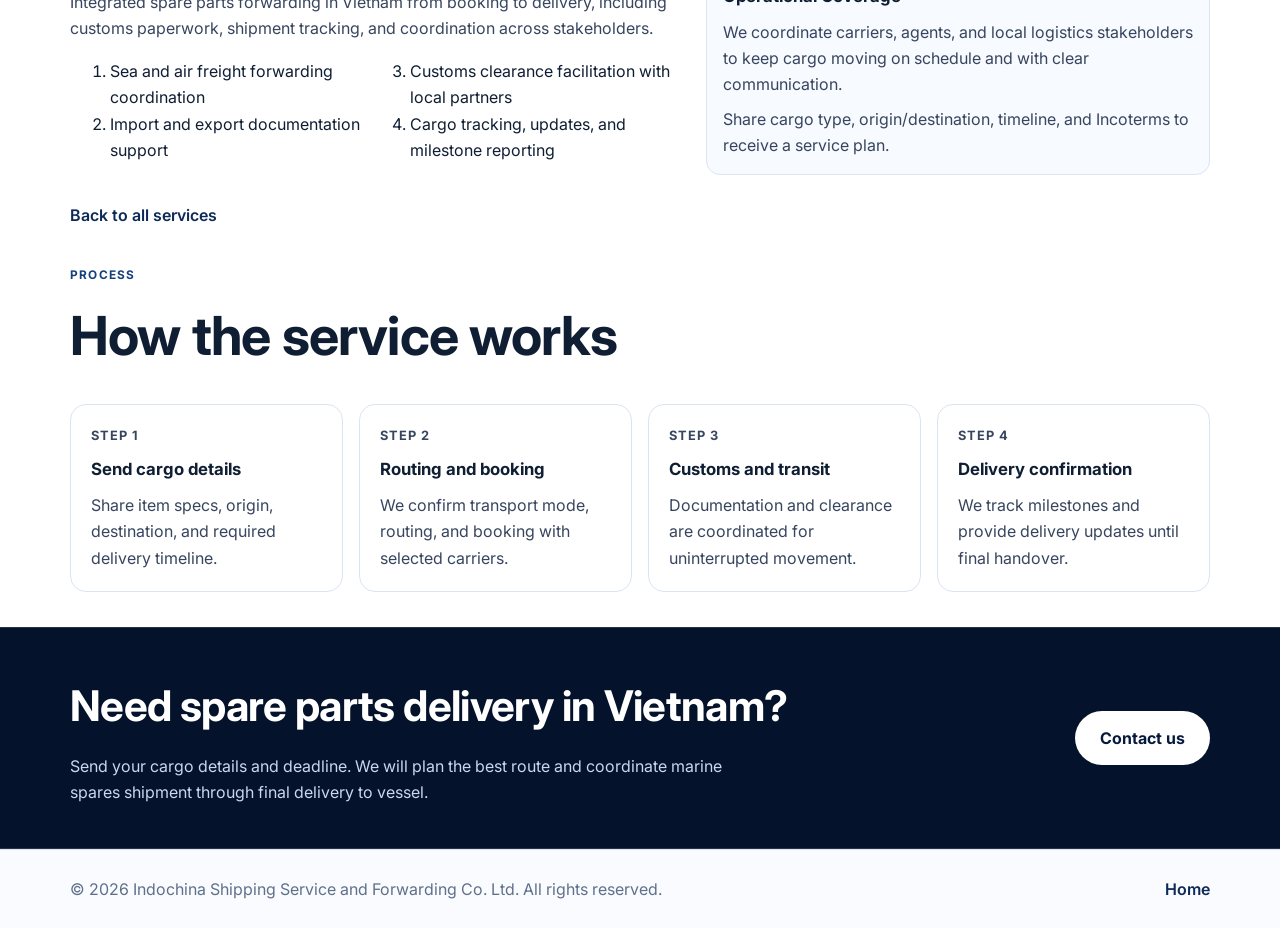
<file: spare-parts-delivery-forwarding.html>
<!DOCTYPE html>
<html lang="en">
<head>
  <meta charset="UTF-8">
  <meta name="viewport" content="width=device-width, initial-scale=1.0">
  <meta name="description" content="Spare parts delivery and forwarding in Vietnam for vessel operations. Indochina Shipping Service and Forwarding Co. Ltd handles marine spares logistics, customs clearance, and urgent air or sea shipments.">
  <meta name="keywords" content="spare parts Vietnam, marine spare parts delivery Vietnam, vessel spare parts forwarding, ship spares logistics Vietnam, spare parts forwarding Ho Chi Minh, urgent vessel spares Vietnam, ship spare parts customs Vietnam">
  <title>Spare Parts Delivery & Forwarding in Vietnam | Indochina Shipping Service and Forwarding Co. Ltd</title>
  <link rel="preconnect" href="https://fonts.googleapis.com">
  <link rel="preconnect" href="https://fonts.gstatic.com" crossorigin>
  <link href="https://fonts.googleapis.com/css2?family=Inter:wght@400;500;600;700;800&display=swap" rel="stylesheet">
  <link rel="icon" type="image/png" href="assets/images/LOGO IDC .png">
  <link rel="stylesheet" href="styles/main.css">
</head>
<body>
  <header class="site-header">
    <div class="container nav-wrap">
      <a href="index.html" class="brand">
        <img src="assets/images/LOGO IDC .png" alt="Indochina Shipping Service and Forwarding Co. Ltd logo">
        <span>Indochina Shipping Service and Forwarding Co. Ltd</span>
      </a>
      <button id="menu-toggle" class="menu-toggle" aria-label="Toggle menu" aria-expanded="false">Menu</button>
      <nav id="main-nav" class="main-nav" aria-label="Main navigation">
        <a href="index.html#company">Company</a>
        <div class="nav-dropdown">
          <a href="index.html#services" class="nav-dropdown-trigger">Services</a>
          <div class="dropdown-menu" aria-label="Services submenu">
            <a href="shipping-agency-for-vessels.html">Shipping Agency for Vessels</a>
            <a href="crew-change-visa-arrangements.html">Crew Change & Visa Arrangements</a>
            <a href="spare-parts-delivery-forwarding.html">Spare Parts Delivery & Forwarding</a>
            <a href="dunnage-material-supplying.html">Dunnage Material Supplying</a>
          </div>
        </div>
        <a href="index.html#about">About</a>
        <a href="index.html#contact">Contact</a>
      </nav>
    </div>
  </header>

  <main>
    <section class="service-page-hero" style="--service-hero-image: url('https://images.unsplash.com/photo-1473448912268-2022ce9509d8?auto=format&fit=crop&w=1800&q=80');">
      <div class="container">
        <p class="eyebrow">Service</p>
        <h1>Spare Parts Delivery & Forwarding Services</h1>
        <p>Integrated spare parts delivery and freight forwarding in Vietnam for import, export, and multimodal cargo movements to vessel.</p>
      </div>
    </section>

    <section class="section service-gallery-section">
      <div class="container">
        <div class="section-heading">
          <p class="eyebrow">Service Gallery</p>
          <h2>Spare parts delivery and forwarding in action</h2>
        </div>
        <div class="service-photo-panel" data-auto-interval="1800" aria-label="Spare parts delivery photo gallery">
          <div class="service-photo-track">
            <button type="button" class="service-photo-slide" aria-label="Open image 1 of 5">
              <img src="assets/images/services/spare-parts-delivery-forwarding/spare part ship background image .jpg" alt="Spare parts shipment staging for vessel operations">
            </button>
            <button type="button" class="service-photo-slide" aria-label="Open image 2 of 5">
              <img src="assets/images/services/spare-parts-delivery-forwarding/SSP2.jpg" alt="Forwarding coordination for marine spare parts">
            </button>
            <button type="button" class="service-photo-slide" aria-label="Open image 3 of 5">
              <img src="assets/images/services/spare-parts-delivery-forwarding/SSP3.jpg" alt="Port-side handling of vessel spare parts">
            </button>
            <button type="button" class="service-photo-slide" aria-label="Open image 4 of 5">
              <img src="assets/images/services/spare-parts-delivery-forwarding/SSP4.jpg" alt="Final-mile spare parts delivery support">
            </button>
            <button type="button" class="service-photo-slide" aria-label="Open image 5 of 5">
              <img src="assets/images/services/spare-parts-delivery-forwarding/SSP1.jpg" alt="Spare parts cargo ready for delivery">
            </button>
          </div>
          <div class="service-photo-dots" aria-label="Gallery slide navigation"></div>
        </div>
      </div>
    </section>

    <section class="section service-sectors-section">
      <div class="container">
        <div class="service-sectors-header">
          <h2>Industry sectors</h2>
          <p>We support time-critical spare parts delivery and forwarding in Vietnam for multiple cargo profiles, with practical routing and documentation control throughout transit.</p>
        </div>
        <div class="service-sectors-grid">
          <article class="service-sector-card text-only">
            <h3>Marine Spares</h3>
          </article>
          <article class="service-sector-card text-only">
            <h3>Technical Equipment</h3>
          </article>
          <article class="service-sector-card text-only">
            <h3>Urgent Air Shipments</h3>
          </article>
          <article class="service-sector-card text-only">
            <h3>Sea Freight Cargo</h3>
          </article>
        </div>
      </div>
    </section>

    <section class="section service-detail-section service-detail-section-compact">
      <div class="container">
        <div class="service-context-grid">
          <figure class="service-context-card">
            <img src="assets/images/services/spare-parts-delivery-forwarding/spare part ship background image .jpg" alt="Spare parts prepared for shipment">
            <figcaption>Spare parts forwarding planned from booking to final delivery</figcaption>
          </figure>
          <figure class="service-context-card">
            <img src="assets/images/services/spare-parts-delivery-forwarding/SSP2.jpg" alt="Cargo documentation and forwarding coordination">
            <figcaption>Import-export documentation and customs support coordination</figcaption>
          </figure>
          <figure class="service-context-card">
            <img src="assets/images/services/spare-parts-delivery-forwarding/SSP4.jpg" alt="Spare parts handover for vessel operations">
            <figcaption>Real-time cargo tracking and coordinated handover to vessel teams</figcaption>
          </figure>
        </div>
        <div class="service-detail-split">
          <div class="service-detail-content">
            <div class="service-detail-heading">
              <p class="eyebrow">Service Scope</p>
              <h2>What We Provide</h2>
              <p>Integrated spare parts forwarding in Vietnam from booking to delivery, including customs paperwork, shipment tracking, and coordination across stakeholders.</p>
            </div>
            <ol class="service-checklist">
              <li>Sea and air freight forwarding coordination</li>
              <li>Import and export documentation support</li>
              <li>Customs clearance facilitation with local partners</li>
              <li>Cargo tracking, updates, and milestone reporting</li>
            </ol>
            <a class="service-back-link" href="index.html#services">Back to all services</a>
          </div>
          <aside class="service-coverage-card" aria-label="Operational coverage details">
            <h3>Operational Coverage</h3>
            <p>We coordinate carriers, agents, and local logistics stakeholders to keep cargo moving on schedule and with clear communication.</p>
            <p>Share cargo type, origin/destination, timeline, and Incoterms to receive a service plan.</p>
          </aside>
        </div>
      </div>
    </section>

    <section class="section service-process-section">
      <div class="container">
        <div class="section-heading">
          <p class="eyebrow">Process</p>
          <h2>How the service works</h2>
        </div>
        <div class="service-process-grid">
          <article class="service-process-card">
            <p class="service-process-step">Step 1</p>
            <h3>Send cargo details</h3>
            <p>Share item specs, origin, destination, and required delivery timeline.</p>
          </article>
          <article class="service-process-card">
            <p class="service-process-step">Step 2</p>
            <h3>Routing and booking</h3>
            <p>We confirm transport mode, routing, and booking with selected carriers.</p>
          </article>
          <article class="service-process-card">
            <p class="service-process-step">Step 3</p>
            <h3>Customs and transit</h3>
            <p>Documentation and clearance are coordinated for uninterrupted movement.</p>
          </article>
          <article class="service-process-card">
            <p class="service-process-step">Step 4</p>
            <h3>Delivery confirmation</h3>
            <p>We track milestones and provide delivery updates until final handover.</p>
          </article>
        </div>
      </div>
    </section>

    <section class="service-cta-band">
      <div class="container service-cta-wrap">
        <div>
          <h2>Need spare parts delivery in Vietnam?</h2>
          <p>Send your cargo details and deadline. We will plan the best route and coordinate marine spares shipment through final delivery to vessel.</p>
        </div>
        <a class="service-cta-btn" href="index.html#contact">Contact us</a>
      </div>
    </section>
  </main>

  <footer class="site-footer">
    <div class="container footer-wrap">
      <p>&copy; <span id="year"></span> Indochina Shipping Service and Forwarding Co. Ltd. All rights reserved.</p>
      <a href="index.html">Home</a>
    </div>
  </footer>

  <script src="scripts/main.js"></script>
</body>
</html>
</file>
<file: styles/main.css>
:root {
  --navy-980: #04122b;
  --navy-950: #071a3d;
  --navy-900: #0d2a57;
  --navy-800: #14407d;
  --navy-100: #e9f0fb;
  --white: #ffffff;
  --ink-900: #0f1e33;
  --slate-700: #37455e;
  --slate-500: #5f708a;
  --border: #dbe4f2;
  --surface: #f5f8fd;
  --shadow-soft: 0 12px 28px rgba(8, 25, 58, 0.08);
  --shadow-card: 0 18px 38px rgba(7, 26, 61, 0.1);
}

*,
*::before,
*::after {
  box-sizing: border-box;
}

html,
body {
  margin: 0;
  padding: 0;
}

body {
  font-family: "Inter", sans-serif;
  color: var(--ink-900);
  background: var(--white);
  line-height: 1.65;
}

img {
  max-width: 100%;
  display: block;
}

a {
  color: inherit;
  text-decoration: none;
}

.container {
  width: min(1140px, 91%);
  margin: 0 auto;
}

.site-header {
  position: sticky;
  top: 0;
  z-index: 100;
  background: rgba(255, 255, 255, 0.97);
  border-bottom: 1px solid var(--border);
  backdrop-filter: blur(10px);
}

.nav-wrap {
  display: flex;
  align-items: center;
  justify-content: space-between;
  gap: 1.5rem;
  padding: 0.95rem 0;
}

.brand {
  display: inline-flex;
  align-items: center;
  gap: 0.55rem;
  font-weight: 800;
  letter-spacing: 0.01em;
}

.brand img {
  width: 40px;
  height: 40px;
}

.main-nav {
  display: flex;
  align-items: center;
  gap: 1.5rem;
  position: relative;
}

.main-nav a {
  font-weight: 600;
  color: var(--navy-900);
  font-size: 0.95rem;
}

.nav-dropdown {
  position: relative;
}

.nav-dropdown-trigger {
  display: inline-flex;
  align-items: center;
  gap: 0.35rem;
}

.nav-dropdown-trigger::after {
  content: "";
  width: 0.42rem;
  height: 0.42rem;
  border-right: 2px solid currentColor;
  border-bottom: 2px solid currentColor;
  transform: rotate(45deg) translateY(-1px);
}

.dropdown-menu {
  position: absolute;
  top: calc(100% + 0.75rem);
  left: 0;
  min-width: 220px;
  background: var(--white);
  border: 1px solid var(--border);
  border-radius: 12px;
  box-shadow: var(--shadow-card);
  padding: 0.5rem;
  display: flex;
  flex-direction: column;
  gap: 0.15rem;
  opacity: 0;
  visibility: hidden;
  transform: translateY(4px);
  transition: opacity 0.18s ease, transform 0.18s ease, visibility 0.18s ease;
}

.dropdown-menu a {
  border-radius: 8px;
  padding: 0.55rem 0.6rem;
  font-size: 0.9rem;
}

.dropdown-menu a:hover {
  background: var(--navy-100);
}

.nav-dropdown:hover .dropdown-menu,
.nav-dropdown:focus-within .dropdown-menu {
  opacity: 1;
  visibility: visible;
  transform: translateY(0);
}

.main-nav a:hover {
  color: var(--navy-800);
}

.menu-toggle {
  display: none;
  border: 1px solid var(--navy-900);
  background: transparent;
  color: var(--navy-900);
  border-radius: 999px;
  padding: 0.45rem 0.85rem;
  font-weight: 600;
}

.hero {
  position: relative;
  overflow: hidden;
  background:
    radial-gradient(circle at 85% 30%, rgba(76, 129, 206, 0.22) 0%, transparent 40%),
    linear-gradient(152deg, var(--navy-980), var(--navy-900));
  color: var(--white);
  padding: 6rem 0 5.4rem;
}

.hero::before,
.hero::after {
  content: "";
  position: absolute;
  inset: 0;
  pointer-events: none;
}

.hero::before {
  background:
    linear-gradient(100deg, rgba(4, 18, 43, 0.92) 25%, rgba(4, 18, 43, 0.68) 58%, rgba(4, 18, 43, 0.72) 100%),
    url("https://images.unsplash.com/photo-1565891741441-64926e441838?auto=format&fit=crop&w=1800&q=80");
  background-size: cover;
  background-position: center center;
  opacity: 0.5;
}

.hero::after {
  background:
    linear-gradient(135deg, rgba(7, 26, 61, 0.15) 0%, rgba(7, 26, 61, 0.42) 100%),
    url("https://images.unsplash.com/photo-1586528116311-ad8dd3c8310d?auto=format&fit=crop&w=1600&q=80");
  background-size: cover;
  background-position: right center;
  mix-blend-mode: soft-light;
  opacity: 0.32;
}

.hero-grid {
  position: relative;
  z-index: 2;
  display: grid;
  gap: 1.5rem;
  grid-template-columns: 1fr;
  align-items: start;
}

.hero-top .eyebrow {
  margin-bottom: 0.65rem;
}

.hero-content-grid {
  display: grid;
  grid-template-columns: 1fr;
  gap: 1rem;
  align-items: start;
}

.hero-collage {
  display: grid;
  grid-template-columns: repeat(4, minmax(0, 1fr));
  grid-auto-rows: 240px;
  gap: 0.2rem;
  width: 100%;
  margin-left: 0;
  margin-right: 0;
}

.hero-collage img {
  width: 100%;
  height: 100%;
  object-fit: cover;
  border-radius: 0;
  border: 0;
  box-shadow: none;
}

.hero-detail {
  padding-top: 0.4rem;
}

.hero-subheading {
  margin: 0;
  color: rgba(255, 255, 255, 0.88);
  font-size: 1.04rem;
  max-width: 100%;
}

.hero h1 {
  margin: 0;
  font-size: clamp(1.6rem, 3vw, 2.6rem);
  line-height: 1.15;
  letter-spacing: -0.02em;
  white-space: normal;
  max-width: 100%;
}

.hero-content p {
  max-width: 680px;
  color: rgba(255, 255, 255, 0.86);
}

.eyebrow {
  text-transform: uppercase;
  letter-spacing: 0.1em;
  font-size: 0.74rem;
  font-weight: 700;
  margin: 0;
  color: var(--navy-800);
}

.hero .eyebrow {
  color: #d5e5ff;
}

.hero-actions {
  display: flex;
  gap: 0.9rem;
  flex-wrap: wrap;
  margin-top: 1.15rem;
}

.btn {
  border: none;
  display: inline-flex;
  align-items: center;
  justify-content: center;
  border-radius: 999px;
  padding: 0.76rem 1.2rem;
  font-weight: 600;
  font-size: 0.94rem;
  cursor: pointer;
  transition: all 0.2s ease;
}

.btn-primary {
  background: var(--white);
  color: var(--navy-950);
  box-shadow: 0 10px 20px rgba(6, 23, 54, 0.22);
}

.btn-primary:hover {
  transform: translateY(-1px);
}

.hero-cta {
  padding: 0.88rem 1.6rem;
  font-size: 1rem;
}

.btn-secondary {
  border: 1px solid rgba(255, 255, 255, 0.62);
  color: var(--white);
  background: transparent;
}

.section {
  padding: 5.25rem 0;
}

.section-alt {
  background: var(--surface);
}

.trust-strip {
  border-bottom: 1px solid var(--border);
  background: var(--white);
}

.trust-items {
  min-height: 76px;
  display: grid;
  grid-template-columns: repeat(4, minmax(0, 1fr));
  gap: 1rem;
  align-items: center;
}

.trust-items span {
  font-size: 0.82rem;
  color: var(--slate-500);
  text-transform: uppercase;
  letter-spacing: 0.08em;
  font-weight: 600;
}

.section-heading h2 {
  margin-top: 0.45rem;
  margin-bottom: 0;
  font-size: clamp(2.35rem, 4.2vw, 3.5rem);
  letter-spacing: -0.015em;
}

#services .section-heading {
  text-align: center;
  max-width: 980px;
  margin: 0 auto;
}

#services.section {
  padding-top: 3.25rem;
  padding-bottom: 3.2rem;
}

.services-intro {
  margin: 0.85rem auto 0;
  color: var(--slate-700);
  font-size: 0.98rem;
}

.operations-gallery-section {
  padding-top: 4.2rem;
  padding-bottom: 1.6rem;
}

.operations-gallery {
  margin-top: 1.8rem;
  display: grid;
  grid-template-columns: repeat(3, minmax(0, 1fr));
  gap: 1rem;
}

.gallery-card {
  margin: 0;
  background: var(--white);
  border: 1px solid var(--border);
  border-radius: 16px;
  overflow: hidden;
  box-shadow: var(--shadow-soft);
}

.gallery-card img {
  width: 100%;
  height: 220px;
  object-fit: cover;
}

.gallery-card figcaption {
  padding: 0.85rem 0.95rem;
  font-size: 0.9rem;
  color: var(--slate-700);
  font-weight: 500;
}

.services-grid {
  margin-top: 2.2rem;
  display: grid;
  gap: 1rem;
  grid-template-columns: repeat(3, minmax(0, 1fr));
}

.service-card {
  background: var(--white);
  border: 1px solid var(--border);
  border-radius: 12px;
  padding: 0 0 1rem;
  overflow: hidden;
  box-shadow: 0 8px 18px rgba(8, 25, 58, 0.06);
  transition: all 0.25s ease;
}

.service-image {
  width: 100%;
  margin: 0 0 0.95rem;
  height: 180px;
  object-fit: cover;
  object-position: center;
  border-bottom: 1px solid var(--border);
}

.service-card > :not(.service-image) {
  margin-left: 1rem;
  margin-right: 1rem;
}

.service-card:hover {
  border-color: #c9d9f1;
  box-shadow: 0 12px 24px rgba(8, 25, 58, 0.1);
  transform: translateY(-2px);
}

.service-icon {
  width: 34px;
  height: 34px;
  border-radius: 9px;
  background: #e9f1ff;
  color: var(--navy-800);
  display: inline-flex;
  align-items: center;
  justify-content: center;
  font-size: 0.95rem;
  margin-bottom: 0.65rem;
}

.service-icon svg {
  width: 18px;
  height: 18px;
  stroke-width: 2.2;
}

.service-card h3 {
  margin: 0;
  font-size: 1.28rem;
}

.service-card p {
  margin: 0.55rem 0 0.65rem;
  color: var(--slate-700);
  font-size: 0.95rem;
}

.service-link {
  display: inline-block;
  margin-top: 0.5rem;
  color: var(--navy-900);
  font-weight: 600;
  font-size: 0.9rem;
}

.service-link:hover {
  color: var(--navy-800);
}

.service-page-hero {
  position: relative;
  overflow: hidden;
  background: linear-gradient(150deg, var(--navy-980), var(--navy-900));
  color: var(--white);
  padding: 4.8rem 0 4rem;
}

.service-page-hero::before {
  content: "";
  position: absolute;
  inset: 0;
  background:
    var(--service-hero-overlay, linear-gradient(108deg, rgba(4, 18, 43, 0.9) 20%, rgba(4, 18, 43, 0.7) 62%, rgba(4, 18, 43, 0.78) 100%)),
    var(--service-hero-image, url("https://images.unsplash.com/photo-1565891741441-64926e441838?auto=format&fit=crop&w=1800&q=80"));
  background-size: cover;
  background-position: center center;
  opacity: 0.82;
}

.service-page-hero .container {
  position: relative;
  z-index: 1;
}

.service-page-hero h1 {
  margin: 0.5rem 0 0.8rem;
  font-size: clamp(1.9rem, 4vw, 2.8rem);
  letter-spacing: -0.015em;
}

.service-page-hero p {
  max-width: 760px;
  color: rgba(255, 255, 255, 0.88);
}

.service-detail-grid {
  display: grid;
  grid-template-columns: 1.05fr 0.95fr;
  gap: 2rem;
  align-items: start;
}

.service-detail-heading {
  margin-bottom: 1rem;
}

.service-detail-heading-row {
  display: block;
}

.service-detail-split {
  display: grid;
  grid-template-columns: 1.1fr 0.9fr;
  gap: 1.2rem;
  align-items: start;
}

.service-detail-split-full {
  grid-template-columns: 1fr;
}

.service-context-grid {
  margin-bottom: 1.25rem;
  display: grid;
  grid-template-columns: repeat(3, minmax(0, 1fr));
  gap: 1rem;
}

.service-context-card {
  margin: 0;
  background: var(--white);
  border: 1px solid var(--border);
  border-radius: 14px;
  overflow: hidden;
  box-shadow: var(--shadow-soft);
}

.service-context-card img {
  width: 100%;
  height: 190px;
  object-fit: cover;
}

.service-context-card figcaption {
  padding: 0.8rem 0.9rem;
  color: var(--slate-700);
  font-size: 0.9rem;
  font-weight: 500;
}

.service-detail-heading h2 {
  margin: 0.45rem 0 0.35rem;
  font-size: clamp(1.6rem, 2.8vw, 2.2rem);
}

.service-detail-heading p {
  margin: 0;
  color: var(--slate-700);
  max-width: 760px;
}

.service-detail-content {
  color: var(--ink-900);
}

.service-detail-content ul {
  margin: 0;
  padding-left: 1rem;
}

.service-checklist {
  columns: 2;
  column-gap: 1.5rem;
}

.service-checklist li {
  break-inside: avoid;
}

.service-inline-gallery {
  margin-top: 1rem;
  display: grid;
  grid-template-columns: repeat(2, minmax(0, 1fr));
  gap: 0.9rem;
}

.service-inline-gallery-item {
  margin: 0;
}

.service-inline-gallery-item img {
  width: 100%;
  height: 300px;
  object-fit: cover;
  border-radius: 12px;
  border: 1px solid var(--border);
  box-shadow: var(--shadow-soft);
}

.service-coverage-card {
  background: #f7faff;
  border: 1px solid #dbe5f4;
  border-radius: 14px;
  padding: 1rem;
  margin-top: 4.2rem;
}

.service-detail-split-full .service-coverage-card {
  margin-top: 0.9rem;
}

.service-coverage-card h3 {
  margin: 0 0 0.45rem;
  font-size: 1.05rem;
}

.service-coverage-card p {
  margin: 0.5rem 0 0;
  color: var(--slate-700);
}

.service-detail-content h3 {
  margin: 1rem 0 0.45rem;
  font-size: 1.15rem;
}

.service-detail-content h3:first-child {
  margin-top: 0.2rem;
}

.service-detail-subheading {
  margin-top: 1.6rem;
}

.service-detail-subheading p {
  margin-top: 0.6rem;
}

.service-detail-grid-stacked {
  grid-template-columns: 1fr;
  gap: 1rem;
}

.service-detail-section-compact {
  padding-top: 2rem;
  padding-bottom: 1.6rem;
}

.dunnage-scope-section {
  padding-top: 2rem;
}

.dunnage-scope-section .service-detail-split {
  grid-template-columns: 1fr;
}

.dunnage-scope-section .service-coverage-card {
  margin-top: 0.9rem;
}

.dunnage-use-grid {
  display: grid;
  grid-template-columns: 1fr 1.15fr;
  gap: 1rem;
  align-items: stretch;
}

.dunnage-use-text h3:first-child {
  margin-top: 0;
}

.dunnage-use-images {
  display: grid;
  grid-template-columns: repeat(2, minmax(0, 1fr));
  gap: 0.65rem;
  justify-self: end;
  width: 100%;
  height: auto;
}

.dunnage-use-images img {
  width: 100%;
  height: 305px;
  object-fit: cover;
  border-radius: 12px;
  border: 1px solid var(--border);
  box-shadow: var(--shadow-soft);
}

.detail-card {
  background: var(--white);
  border: 1px solid var(--border);
  border-radius: 16px;
  padding: 1.4rem;
  box-shadow: var(--shadow-soft);
}

.detail-card h3 {
  margin-top: 0;
}

.detail-card ul {
  margin-bottom: 0;
  padding-left: 1rem;
}

.service-back-link {
  margin-top: 1.4rem;
  display: inline-block;
  color: var(--navy-900);
  font-weight: 600;
}

.service-gallery-section {
  padding-top: 0.5rem;
  padding-bottom: 0.15rem;
}

.service-sectors-section {
  padding-top: 0.35rem;
  padding-bottom: 0.35rem;
}

.service-sectors-header h2 {
  margin: 0.45rem 0 0.35rem;
  font-size: clamp(1.8rem, 3.2vw, 2.7rem);
  letter-spacing: -0.015em;
}

.service-sectors-header p {
  margin: 0;
  color: var(--slate-700);
}

.service-sectors-grid {
  margin-top: 1.25rem;
  display: grid;
  grid-template-columns: repeat(4, minmax(0, 1fr));
  gap: 1rem;
}

.service-sector-card {
  margin: 0;
}

.service-sector-card.text-only {
  border: 1px solid var(--border);
  border-radius: 14px;
  min-height: 74px;
  display: flex;
  align-items: center;
  justify-content: center;
  background: #fbfdff;
}

.service-sector-card img {
  width: 100%;
  height: 180px;
  object-fit: cover;
  border-radius: 14px;
  border: 1px solid var(--border);
  box-shadow: var(--shadow-soft);
}

.service-sector-card h3 {
  margin: 0.7rem 0 0;
  text-align: center;
  font-size: 1.05rem;
}

.service-sector-card.text-only h3 {
  margin: 0;
  font-size: 1.02rem;
}


.service-photo-panel {
  margin-top: 1.3rem;
  max-width: 860px;
  margin-left: auto;
  margin-right: auto;
  border-radius: 18px;
  border: 1px solid var(--border);
  box-shadow: var(--shadow-soft);
  overflow: hidden;
  background: var(--white);
}

.service-photo-track {
  display: flex;
  transition: transform 0.38s ease;
  will-change: transform;
}

.service-photo-slide {
  flex: 0 0 100%;
  border: none;
  background: transparent;
  margin: 0;
  padding: 0;
  cursor: zoom-in;
}

.service-photo-slide img {
  width: 100%;
  height: min(40vw, 360px);
  object-fit: cover;
}

.service-photo-dots {
  display: flex;
  justify-content: center;
  gap: 0.45rem;
  padding: 0.75rem 1rem 0.95rem;
  background: #f9fbff;
}

.service-photo-dot {
  width: 9px;
  height: 9px;
  border-radius: 50%;
  border: 0;
  background: #c2d0e6;
  padding: 0;
  cursor: pointer;
}

.service-photo-dot.is-active {
  background: var(--navy-800);
}

.gallery-lightbox {
  position: fixed;
  inset: 0;
  z-index: 220;
  background: rgba(3, 12, 30, 0.88);
  display: none;
  align-items: center;
  justify-content: center;
  padding: 1.4rem;
}

.gallery-lightbox.open {
  display: flex;
}

.gallery-lightbox-content {
  width: min(1080px, 96vw);
  max-height: 92vh;
  position: relative;
}

.gallery-lightbox-image {
  width: 100%;
  max-height: 80vh;
  object-fit: contain;
  border-radius: 12px;
  background: #0b1f42;
}

.gallery-lightbox-caption {
  margin-top: 0.55rem;
  color: #dbe7fb;
  font-size: 0.92rem;
}

.gallery-lightbox-close,
.gallery-lightbox-prev,
.gallery-lightbox-next {
  position: absolute;
  border: 0;
  border-radius: 999px;
  width: 38px;
  height: 38px;
  display: inline-flex;
  align-items: center;
  justify-content: center;
  cursor: pointer;
  background: rgba(8, 25, 58, 0.86);
  color: #fff;
  font-size: 1.2rem;
}

.gallery-lightbox-close {
  top: 10px;
  right: 10px;
}

.gallery-lightbox-prev {
  top: 50%;
  left: 12px;
  transform: translateY(-50%);
}

.gallery-lightbox-next {
  top: 50%;
  right: 12px;
  transform: translateY(-50%);
}

.service-process-section {
  padding-top: 0.75rem;
  padding-bottom: 2.2rem;
}

.service-process-grid {
  margin-top: 1.4rem;
  display: grid;
  grid-template-columns: repeat(4, minmax(0, 1fr));
  gap: 1rem;
}

.service-process-card {
  background: var(--white);
  border: 1px solid var(--border);
  border-radius: 16px;
  padding: 1.25rem;
}

.service-process-step {
  margin: 0;
  font-size: 0.8rem;
  font-weight: 700;
  letter-spacing: 0.08em;
  color: var(--navy-800);
  text-transform: uppercase;
}

.service-process-card h3 {
  margin: 0.65rem 0 0.5rem;
  font-size: 1.05rem;
}

.service-process-card p {
  margin: 0;
  color: var(--slate-700);
}

.service-cta-band {
  background: var(--navy-980);
  border-top: 1px solid rgba(255, 255, 255, 0.14);
  border-bottom: 1px solid rgba(255, 255, 255, 0.14);
}

.service-cta-wrap {
  min-height: 220px;
  display: flex;
  align-items: center;
  justify-content: space-between;
  gap: 1.2rem;
}

.service-cta-wrap h2 {
  margin: 0;
  color: #ffffff;
  font-size: clamp(1.9rem, 3.3vw, 2.9rem);
  letter-spacing: -0.015em;
}

.service-cta-wrap p {
  margin: 0.75rem 0 0;
  color: #c8d8f2;
  max-width: 700px;
}

.service-cta-btn {
  background: #ffffff;
  color: var(--navy-950);
  border-radius: 999px;
  padding: 0.84rem 1.55rem;
  font-weight: 700;
  flex-shrink: 0;
}

.about-grid {
  display: grid;
  grid-template-columns: 1.1fr 0.9fr;
  gap: 2.4rem;
  align-items: start;
}

#about.section {
  padding-top: 1.5rem;
  padding-bottom: 2rem;
}

#about h2 {
  margin: 0;
  font-size: clamp(2.2rem, 4.1vw, 3.2rem);
  letter-spacing: -0.02em;
}

.about-service-collage {
  display: grid;
  grid-template-columns: repeat(3, minmax(0, 1fr));
  gap: 0.55rem;
  margin-bottom: 1.8rem;
}

.about-label {
  margin-bottom: 0.75rem;
}

.about-service-collage img {
  width: 100%;
  height: 165px;
  object-fit: cover;
  border-radius: 10px;
  border: 1px solid var(--border);
  box-shadow: var(--shadow-soft);
}

.stats-grid {
  display: grid;
  grid-template-columns: repeat(2, minmax(0, 1fr));
  gap: 1.05rem;
}

.stat-card {
  background: var(--white);
  border: 1px solid var(--border);
  border-radius: 14px;
  padding: 1.25rem;
  box-shadow: var(--shadow-soft);
}

.stat-card strong {
  font-size: 1.55rem;
  display: block;
  color: var(--navy-900);
}

.stat-card span {
  color: var(--slate-700);
  font-size: 0.95rem;
}

.coverage-text {
  margin-top: 1.35rem;
  color: var(--slate-700);
  max-width: 760px;
}

.coverage-grid {
  margin-top: 1.8rem;
  display: grid;
  grid-template-columns: 0.9fr 1.1fr;
  gap: 1.2rem;
}

.partners-grid {
  margin-top: 1.8rem;
  display: grid;
  grid-template-columns: repeat(2, minmax(0, 1fr));
  gap: 1rem;
}

#partners.section {
  padding-top: 1.6rem;
  padding-bottom: 1.5rem;
}

#news.section {
  padding-top: 0.8rem;
  padding-bottom: 2rem;
}

#our-partners.section {
  padding-top: 1.4rem;
  padding-bottom: 1.5rem;
}

#contact.section {
  padding-top: 1.8rem;
}

.our-partners-grid {
  margin-top: 1.8rem;
  display: grid;
  grid-template-columns: repeat(3, minmax(0, 1fr));
  gap: 1rem;
}

.our-partner-card {
  background: var(--white);
  border: 1px solid var(--border);
  border-radius: 16px;
  box-shadow: var(--shadow-soft);
  padding: 1.2rem;
  text-align: center;
}

.our-partner-logo-wrap {
  height: 100px;
  display: flex;
  align-items: center;
  justify-content: center;
  margin-bottom: 0.7rem;
  border: 1px solid #e0e7f3;
  border-radius: 12px;
  background: #fbfdff;
}

.our-partner-logo {
  max-width: 180px;
  max-height: 68px;
  width: auto;
  height: auto;
  object-fit: contain;
}

.our-partner-card h3 {
  margin: 0;
  font-size: 1.02rem;
}

.partner-card {
  background: var(--white);
  border: 1px solid var(--border);
  border-radius: 16px;
  box-shadow: var(--shadow-soft);
  padding: 1.2rem;
}

.partner-card h3 {
  margin: 0 0 0.45rem;
  font-size: 1.08rem;
}

.partner-card p {
  margin: 0;
  color: var(--slate-700);
}

.coverage-list,
.map-card {
  background: var(--white);
  border: 1px solid var(--border);
  border-radius: 16px;
  box-shadow: var(--shadow-soft);
}

.coverage-list {
  padding: 1.35rem;
}

.coverage-list h3 {
  margin: 0 0 0.7rem;
}

.coverage-toggle {
  display: inline-flex;
  gap: 0.35rem;
  margin-bottom: 0.85rem;
  padding: 0.2rem;
  border: 1px solid #d9e2f2;
  border-radius: 999px;
  background: #f6f9ff;
}

.coverage-toggle-btn {
  border: 0;
  background: transparent;
  color: var(--slate-700);
  font: inherit;
  font-size: 0.84rem;
  font-weight: 600;
  padding: 0.38rem 0.78rem;
  border-radius: 999px;
  cursor: pointer;
}

.coverage-toggle-btn.is-active {
  background: var(--navy-900);
  color: #ffffff;
}

.coverage-list ul {
  margin: 0;
  padding-left: 1rem;
  color: var(--slate-700);
  columns: 2;
  column-gap: 1.5rem;
}

.coverage-list li + li {
  margin-top: 0.35rem;
}

.coverage-list li {
  break-inside: avoid;
}

.map-card {
  position: relative;
  min-height: 320px;
  padding: 1rem;
  background: radial-gradient(circle at 20% 20%, #f4f8ff 0%, #eef4fe 45%, #e5eefb 100%);
  overflow: hidden;
}

.map-card::before {
  content: "Southeast Asia";
  position: absolute;
  top: 12px;
  left: 16px;
  font-size: 0.78rem;
  font-weight: 700;
  letter-spacing: 0.08em;
  text-transform: uppercase;
  color: #516683;
  z-index: 5;
}

.leaflet-map {
  height: 100%;
  min-height: 288px;
  width: 100%;
  border-radius: 12px;
  margin-top: 1.4rem;
  overflow: hidden;
  position: relative;
  z-index: 1;
}

.leaflet-map .leaflet-control-attribution {
  font-size: 10px;
}

.vietnam-hub-dot {
  background: transparent;
  border: none;
}

.vietnam-hub-dot__inner {
  display: block;
  width: 26px;
  height: 26px;
  background: #dc2626;
  border: 3px solid #ffffff;
  border-radius: 50%;
  box-shadow: 0 2px 8px rgba(0, 0, 0, 0.35);
}

/* Keep map layers and controls below sticky header while scrolling */
#sea-map .leaflet-pane,
#sea-map .leaflet-top,
#sea-map .leaflet-bottom,
#sea-map .leaflet-control {
  z-index: 1 !important;
}

.contact-grid {
  display: grid;
  grid-template-columns: 1.05fr 0.95fr;
  gap: 2.2rem;
}

.contact-info-panel {
  background: linear-gradient(150deg, #071a3d, #08142f);
  color: #e8f0ff;
  border-radius: 16px;
  border: 1px solid rgba(255, 255, 255, 0.1);
  box-shadow: 0 18px 38px rgba(7, 26, 61, 0.24);
  padding: 1.5rem;
}

.contact-info-panel .eyebrow {
  color: #a9c4f4;
}

.contact-info-panel h2 {
  margin: 0.55rem 0 0.55rem;
  font-size: clamp(1.8rem, 2.8vw, 2.3rem);
  color: #ffffff;
}

.contact-intro {
  margin: 0;
  color: #c8d8f2;
}

.contact-quick-grid {
  margin-top: 1.4rem;
  display: grid;
  grid-template-columns: 1fr;
  gap: 1rem;
}

.contact-quick-item {
  display: flex;
  align-items: flex-start;
  gap: 1rem;
  padding: 0.15rem 0;
}

.contact-quick-icon {
  width: 44px;
  height: 44px;
  border-radius: 999px;
  display: inline-flex;
  align-items: center;
  justify-content: center;
  font-size: 1.05rem;
  background: #1e5fd8;
  color: #ffffff;
  flex-shrink: 0;
}

.contact-quick-icon svg {
  width: 20px;
  height: 20px;
  stroke-width: 2.2;
}

.contact-quick-text h3 {
  margin: 0 0 0.18rem;
  color: #ffffff;
  font-size: 1.18rem;
}

.contact-quick-text p {
  margin: 0.08rem 0;
  color: #c0d1ee;
  font-size: 0.95rem;
}

.contact-form {
  background: var(--white);
  border: 1px solid var(--border);
  border-radius: 16px;
  box-shadow: var(--shadow-soft);
  padding: 1.4rem;
  display: grid;
  gap: 0.6rem;
}

.contact-form label {
  font-size: 0.86rem;
  font-weight: 600;
  color: #2f4261;
}

.contact-form input,
.contact-form select,
.contact-form textarea {
  border: 1px solid #c9d7ee;
  border-radius: 10px;
  padding: 0.72rem 0.8rem;
  font: inherit;
  color: var(--ink-900);
  background: #fcfdff;
}

.contact-form input:focus,
.contact-form select:focus,
.contact-form textarea:focus {
  outline: 2px solid #a4bfea;
  border-color: var(--navy-800);
}

.service-checkboxes {
  border: 1px solid #c9d7ee;
  border-radius: 10px;
  background: #fcfdff;
  padding: 0.55rem 0.7rem;
  display: flex;
  flex-direction: column;
  gap: 0.5rem;
}

.service-checkbox-item {
  display: grid;
  grid-template-columns: 16px 1fr;
  align-items: start;
  column-gap: 0.65rem;
  font-size: 0.94rem;
  color: var(--ink-900);
  font-weight: 500;
  width: 100%;
}

.service-checkbox-item input[type="checkbox"] {
  width: 16px;
  height: 16px;
  margin: 0;
  accent-color: var(--navy-800);
}

.site-footer {
  border-top: 1px solid var(--border);
  background: #f9fbff;
}

.footer-wrap {
  min-height: 78px;
  display: flex;
  align-items: center;
  justify-content: space-between;
  gap: 1rem;
}

.footer-wrap p {
  color: var(--slate-500);
}

.footer-wrap a {
  color: var(--navy-900);
  font-weight: 600;
}

@media (max-width: 900px) {
  .trust-items {
    grid-template-columns: repeat(2, minmax(0, 1fr));
    padding: 0.75rem 0;
    min-height: unset;
  }

  .hero-grid,
  .about-grid,
  .contact-grid,
  .service-detail-grid,
  .coverage-grid {
    grid-template-columns: 1fr;
  }

  .hero-content-grid {
    grid-template-columns: 1fr;
  }

  .hero-collage {
    grid-template-columns: repeat(2, minmax(0, 1fr));
    grid-auto-rows: 116px;
  }

  .hero-collage img {
    height: 105px;
  }

  .hero-collage img:first-child {
    grid-column: span 1;
    grid-row: span 1;
  }

  .hero-collage img:nth-child(6),
  .hero-collage img:nth-child(9) {
    grid-column: span 1;
  }

  .hero h1 {
    white-space: normal;
  }

  .services-grid {
    grid-template-columns: repeat(2, minmax(0, 1fr));
  }

  .operations-gallery {
    grid-template-columns: 1fr;
  }

  .contact-quick-grid {
    grid-template-columns: 1fr;
  }

  .service-photo-slide img {
    height: min(58vw, 320px);
  }

  .service-detail-heading-row,
  .service-detail-split {
    display: block;
  }

  .dunnage-use-grid {
    grid-template-columns: 1fr;
  }

  .service-checklist {
    columns: 1;
  }

  .service-inline-gallery {
    grid-template-columns: 1fr;
  }

  .service-coverage-card {
    margin-top: 0.85rem;
  }

  .service-context-grid {
    grid-template-columns: 1fr;
  }

  .service-sectors-grid {
    grid-template-columns: repeat(2, minmax(0, 1fr));
  }

  .service-process-grid {
    grid-template-columns: repeat(2, minmax(0, 1fr));
  }

  .partners-grid {
    grid-template-columns: 1fr;
  }

  .our-partners-grid {
    grid-template-columns: repeat(2, minmax(0, 1fr));
  }

  .service-cta-wrap {
    min-height: unset;
    padding: 2.1rem 0;
    flex-direction: column;
    align-items: flex-start;
  }
}

@media (max-width: 640px) {
  .our-partners-grid {
    grid-template-columns: 1fr;
  }

  .coverage-list ul {
    columns: 1;
  }

  .services-grid {
    grid-template-columns: 1fr;
  }

  .service-process-grid {
    grid-template-columns: 1fr;
  }

  .service-sectors-grid {
    grid-template-columns: 1fr;
  }

}

@media (max-width: 700px) {
  .menu-toggle {
    display: inline-flex;
  }

  .main-nav {
    display: none;
    position: absolute;
    top: 70px;
    left: 0;
    right: 0;
    padding: 1rem 4%;
    border-top: 1px solid var(--border);
    background: var(--white);
    flex-direction: column;
    align-items: flex-start;
    gap: 0.95rem;
  }

  .nav-dropdown {
    width: 100%;
  }

  .dropdown-menu {
    position: static;
    opacity: 1;
    visibility: visible;
    transform: none;
    box-shadow: none;
    border-radius: 10px;
    margin-top: 0.5rem;
    min-width: 0;
    width: 100%;
    border-color: #e4ebf7;
    background: #fbfdff;
  }

  .hero {
    padding-top: 5.6rem;
  }

  .section {
    padding: 4.25rem 0;
  }

  .footer-wrap {
    flex-direction: column;
    justify-content: center;
    padding: 0.7rem 0;
  }

  .main-nav.open {
    display: flex;
  }
}
</file>
